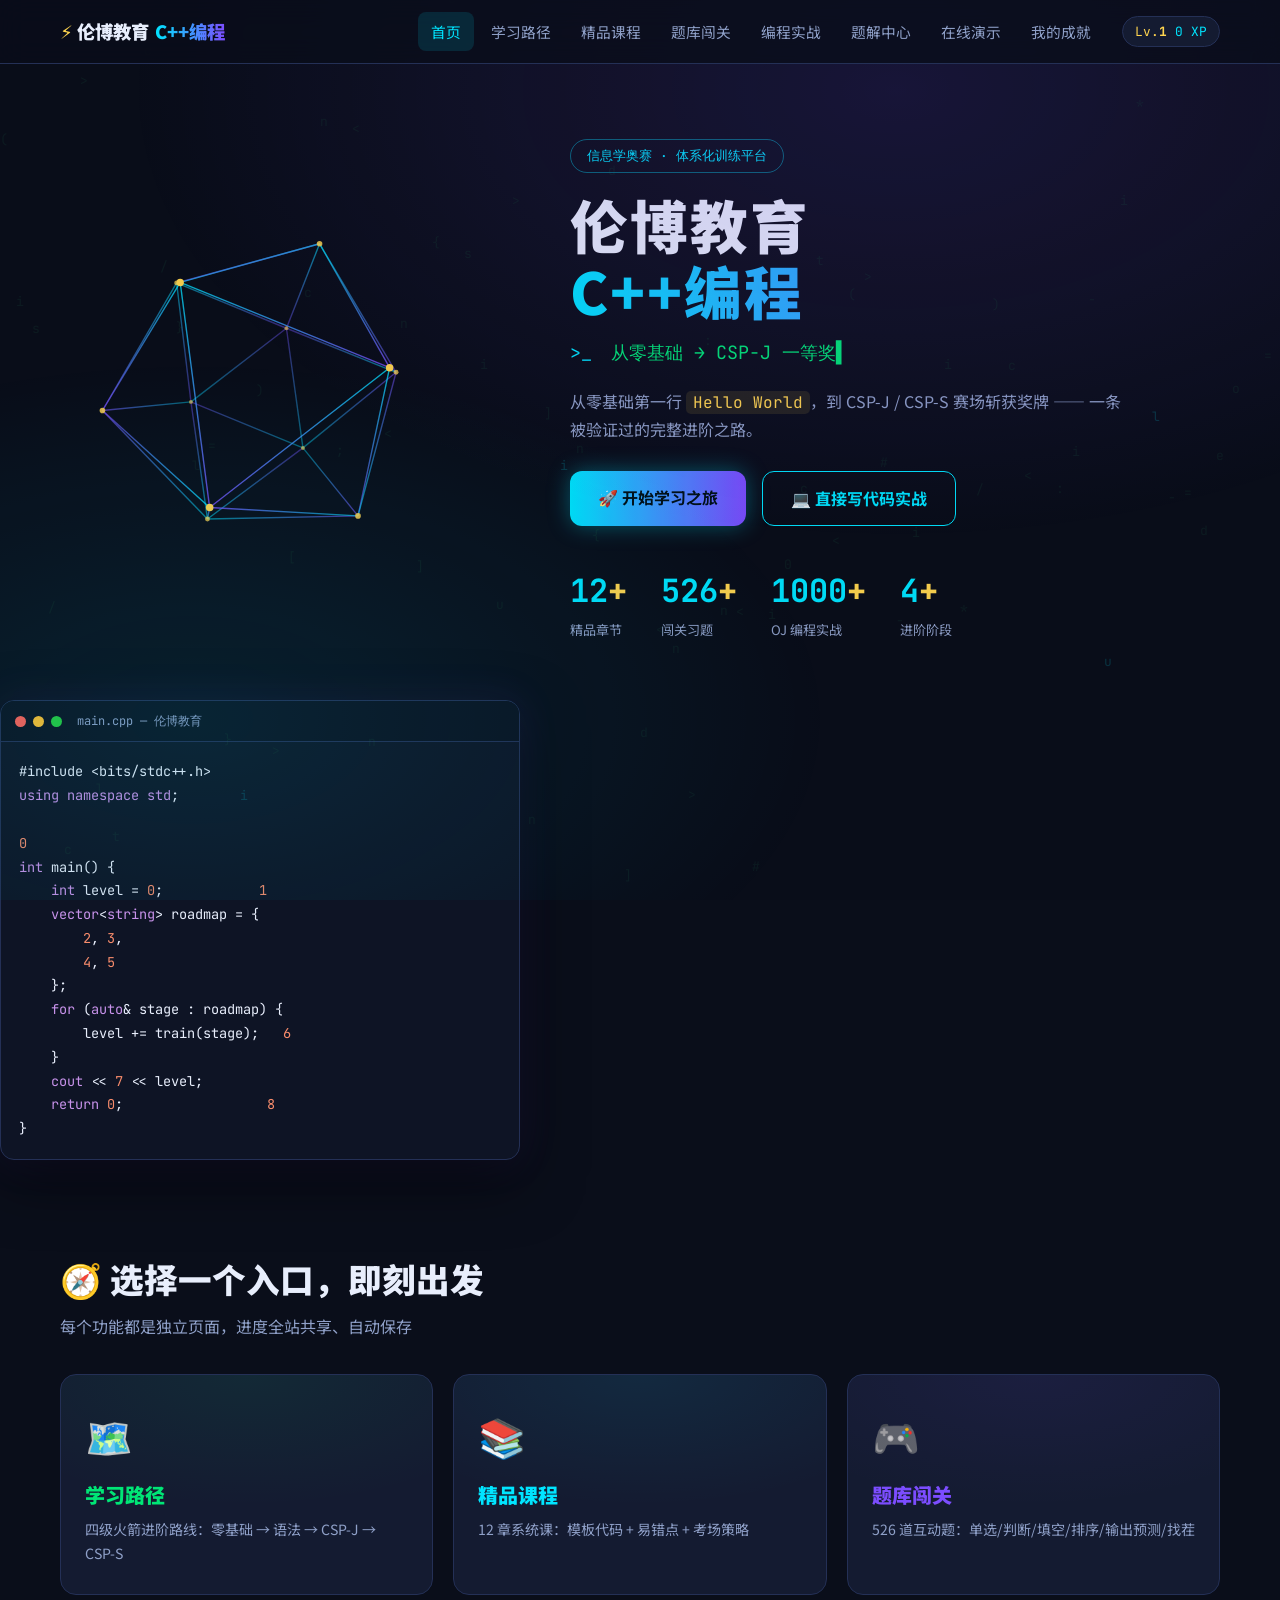
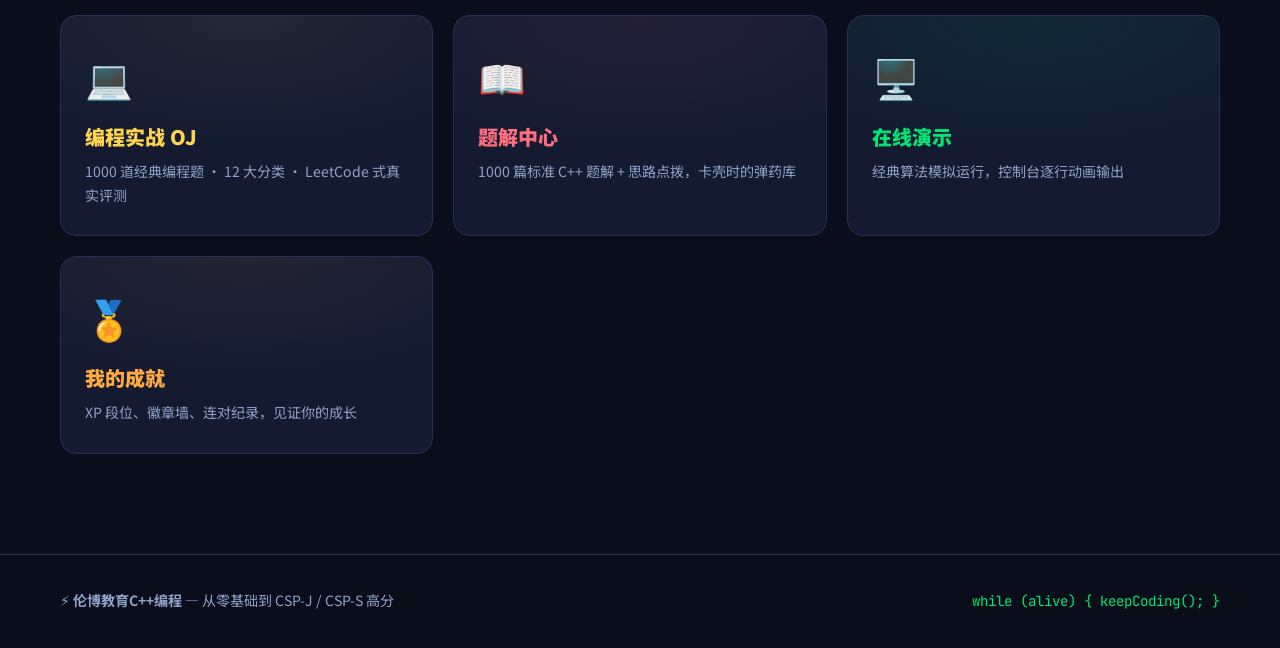
<file: index.html>
<!DOCTYPE html>
<html lang="zh-CN">
<head>
<meta charset="UTF-8">
<meta name="viewport" content="width=device-width, initial-scale=1.0">
<title>伦博教育C++编程 · 从零基础到CSP-J/S高分</title>
<meta name="description" content="伦博教育C++编程：零基础到信息学竞赛CSP-J/CSP-S高分的完整学习路径，12大章节精品课程，500+道互动习题，12道在线评测编程实战。">
<link href="https://fonts.googleapis.com/css2?family=JetBrains+Mono:wght@400;700&family=Noto+Sans+SC:wght@400;500;700;900&display=swap" rel="stylesheet">
<link rel="stylesheet" href="assets/css/style.css">
<link rel="icon" href="data:image/svg+xml,<svg xmlns='http://www.w3.org/2000/svg' viewBox='0 0 100 100'><text y='.9em' font-size='90'>⚡</text></svg>">
</head>
<body>

<header class="hero" id="home">
  <canvas id="hero-3d"></canvas>
  <div class="hero-content">
    <div class="hero-tag">信息学奥赛 · 体系化训练平台</div>
    <h1 class="hero-title">伦博教育<span class="grad-text">C++编程</span></h1>
    <div class="hero-typed-wrap">
      <span class="prompt">&gt;_</span>
      <span id="typed-text"></span><span class="cursor">▌</span>
    </div>
    <p class="hero-sub">从零基础第一行 <code>Hello World</code>，到 CSP-J / CSP-S 赛场斩获奖牌 —— 一条被验证过的完整进阶之路。</p>
    <div class="hero-btns">
      <a href="path.html" class="btn btn-primary">🚀 开始学习之旅</a>
      <a href="oj.html" class="btn btn-ghost">💻 直接写代码实战</a>
    </div>
    <div class="hero-stats">
      <div class="stat"><div class="stat-num" data-count="12">0</div><div class="stat-label">精品章节</div></div>
      <div class="stat"><div class="stat-num" id="stat-quiz" data-count="526">0</div><div class="stat-label">闯关习题</div></div>
      <div class="stat"><div class="stat-num" id="stat-kata" data-count="1000">0</div><div class="stat-label">OJ 编程实战</div></div>
      <div class="stat"><div class="stat-num" data-count="4">0</div><div class="stat-label">进阶阶段</div></div>
    </div>
  </div>
  <div class="hero-terminal">
    <div class="term-bar"><i></i><i></i><i></i><span>main.cpp — 伦博教育</span></div>
    <pre class="term-body"><code id="hero-code"></code></pre>
  </div>
</header>

<main class="section">
  <h2 class="section-title">🧭 选择一个入口，即刻出发</h2>
  <p class="section-sub">每个功能都是独立页面，进度全站共享、自动保存</p>
  <div class="portal-grid">
    <a class="portal-card" href="path.html" style="--pc:#00e676">
      <div class="portal-icon">🗺️</div><div class="portal-name">学习路径</div>
      <div class="portal-desc">四级火箭进阶路线：零基础 → 语法 → CSP-J → CSP-S</div>
    </a>
    <a class="portal-card" href="courses.html" style="--pc:#00e5ff">
      <div class="portal-icon">📚</div><div class="portal-name">精品课程</div>
      <div class="portal-desc">12 章系统课：模板代码 + 易错点 + 考场策略</div>
    </a>
    <a class="portal-card" href="gym.html" style="--pc:#7c4dff">
      <div class="portal-icon">🎮</div><div class="portal-name">题库闯关</div>
      <div class="portal-desc">526 道互动题：单选/判断/填空/排序/输出预测/找茬</div>
    </a>
    <a class="portal-card" href="oj.html" style="--pc:#ffd54f">
      <div class="portal-icon">💻</div><div class="portal-name">编程实战 OJ</div>
      <div class="portal-desc">1000 道经典编程题 · 12 大分类 · LeetCode 式真实评测</div>
    </a>
    <a class="portal-card" href="solutions.html" style="--pc:#ff6e7f">
      <div class="portal-icon">📖</div><div class="portal-name">题解中心</div>
      <div class="portal-desc">1000 篇标准 C++ 题解 + 思路点拨，卡壳时的弹药库</div>
    </a>
    <a class="portal-card" href="playground.html" style="--pc:#00e676">
      <div class="portal-icon">🖥️</div><div class="portal-name">在线演示</div>
      <div class="portal-desc">经典算法模拟运行，控制台逐行动画输出</div>
    </a>
    <a class="portal-card" href="profile.html" style="--pc:#ffab40">
      <div class="portal-icon">🏅</div><div class="portal-name">我的成就</div>
      <div class="portal-desc">XP 段位、徽章墙、连对纪录，见证你的成长</div>
    </a>
  </div>
</main>

<footer>
  <div class="foot-inner">
    <div>⚡ <b>伦博教育C++编程</b> — 从零基础到 CSP-J / CSP-S 高分</div>
    <div class="foot-motto"><code>while (alive) { keepCoding(); }</code></div>
  </div>
</footer>

<script src="assets/js/data-courses.js"></script>
<script src="assets/js/data-exercises.js"></script>
<script src="assets/js/data-gen.js"></script>
<script src="assets/js/data-kata.js"></script>
<script src="assets/js/data-kata-gen.js"></script>
<script src="assets/js/common.js"></script>
<script>
renderNav('index.html');
initRain();

/* 习题总数动态更新 */
$('#stat-quiz').dataset.count = TOTAL_QUIZ;
$('#stat-kata').dataset.count = KATAS.length;

/* 打字机 */
(function(){
  const phrases = [
    'cout << "Hello, 信息学奥赛!";',
    '从零基础 → CSP-J 一等奖',
    '从语法筑基 → CSP-S 高分',
    'while (alive) keepCoding();',
    '下一站：NOIP → 省选 → NOI',
  ];
  const el = $('#typed-text');
  let pi = 0, ci = 0, del = false;
  (function tick(){
    const p = phrases[pi];
    el.textContent = p.slice(0, ci);
    if (!del){ ci++; if (ci > p.length){ del = true; return setTimeout(tick, 1700); } }
    else { ci--; if (ci === 0){ del = false; pi = (pi + 1) % phrases.length; } }
    setTimeout(tick, del ? 28 : 62);
  })();
  $('#hero-code').innerHTML = hl(
`#include <bits/stdc++.h>
using namespace std;

// 伦博教育 · 学员成长函数
int main() {
    int level = 0;            // 从零基础开始
    vector<string> roadmap = {
        "语法筑基", "算法入门",
        "CSP-J 一等奖", "CSP-S 高分"
    };
    for (auto& stage : roadmap) {
        level += train(stage);   // 每章都是一次升级
    }
    cout << "AK CSP-S! level=" << level;
    return 0;                  // 满分只是新的起点
}`);
})();

/* Hero 3D 线框二十面体（鼠标交互） */
(function(){
  const holder = $('#hero-3d');
  const ctx = holder.getContext('2d');
  const S = 520; holder.width = S; holder.height = S;
  const t = (1 + Math.sqrt(5)) / 2, V = [];
  [[-1,t,0],[1,t,0],[-1,-t,0],[1,-t,0],[0,-1,t],[0,1,t],[0,-1,-t],[0,1,-t],[t,0,-1],[t,0,1],[-t,0,-1],[-t,0,1]]
    .forEach(v => { const l = Math.hypot(...v); V.push(v.map(c => c / l)); });
  const E = [];
  for (let i = 0; i < 12; i++) for (let j = i + 1; j < 12; j++){
    const d = Math.hypot(V[i][0]-V[j][0], V[i][1]-V[j][1], V[i][2]-V[j][2]);
    if (d < 1.1) E.push([i, j]);
  }
  let mx = 0, my = 0;
  addEventListener('mousemove', e => { mx = (e.clientX / innerWidth - .5); my = (e.clientY / innerHeight - .5); });
  let ax = 0, ay = 0;
  (function frame(){
    ctx.clearRect(0, 0, S, S);
    ax += .004 + mx * .01; ay += .003 + my * .008;
    const cx = Math.cos(ax), sx = Math.sin(ax), cy2 = Math.cos(ay), sy2 = Math.sin(ay);
    const P = V.map(([x, y, z]) => {
      let x1 = x * cx - z * sx, z1 = x * sx + z * cx;
      let y1 = y * cy2 - z1 * sy2, z2 = y * sy2 + z1 * cy2;
      const p = 2.6 / (2.6 + z2);
      return [S/2 + x1 * 150 * p, S/2 + y1 * 150 * p, p];
    });
    for (const [i, j] of E){
      const g = ctx.createLinearGradient(P[i][0], P[i][1], P[j][0], P[j][1]);
      g.addColorStop(0, `rgba(0,229,255,${P[i][2]*.55})`); g.addColorStop(1, `rgba(124,77,255,${P[j][2]*.55})`);
      ctx.strokeStyle = g; ctx.lineWidth = 1.4;
      ctx.beginPath(); ctx.moveTo(P[i][0], P[i][1]); ctx.lineTo(P[j][0], P[j][1]); ctx.stroke();
    }
    for (const [x, y, p] of P){
      ctx.fillStyle = `rgba(255,213,79,${p*.8})`;
      ctx.beginPath(); ctx.arc(x, y, p * 2.6, 0, 7); ctx.fill();
    }
    requestAnimationFrame(frame);
  })();
})();

/* 数字滚动 */
(function(){
  const io = new IntersectionObserver(es => es.forEach(e => {
    if (!e.isIntersecting) return;
    const el = e.target, target = +el.dataset.count; let cur = 0;
    const step = Math.max(1, target / 40);
    const tm = setInterval(() => { cur += step; if (cur >= target){ cur = target; clearInterval(tm); } el.textContent = Math.floor(cur); }, 30);
    io.unobserve(el);
  }), { threshold:.5 });
  $$('.stat-num').forEach(el => io.observe(el));
})();

/* 3D 卡片倾斜 */
document.addEventListener('mousemove', e => {
  const card = e.target.closest('.portal-card');
  if (!card) return;
  const r = card.getBoundingClientRect();
  const rx = ((e.clientY - r.top) / r.height - .5) * -12;
  const ry = ((e.clientX - r.left) / r.width - .5) * 12;
  card.style.transform = `perspective(700px) rotateX(${rx}deg) rotateY(${ry}deg) translateY(-6px)`;
});
document.addEventListener('mouseout', e => {
  const card = e.target.closest('.portal-card');
  if (card) card.style.transform = '';
});
</script>
</body>
</html>
</file>
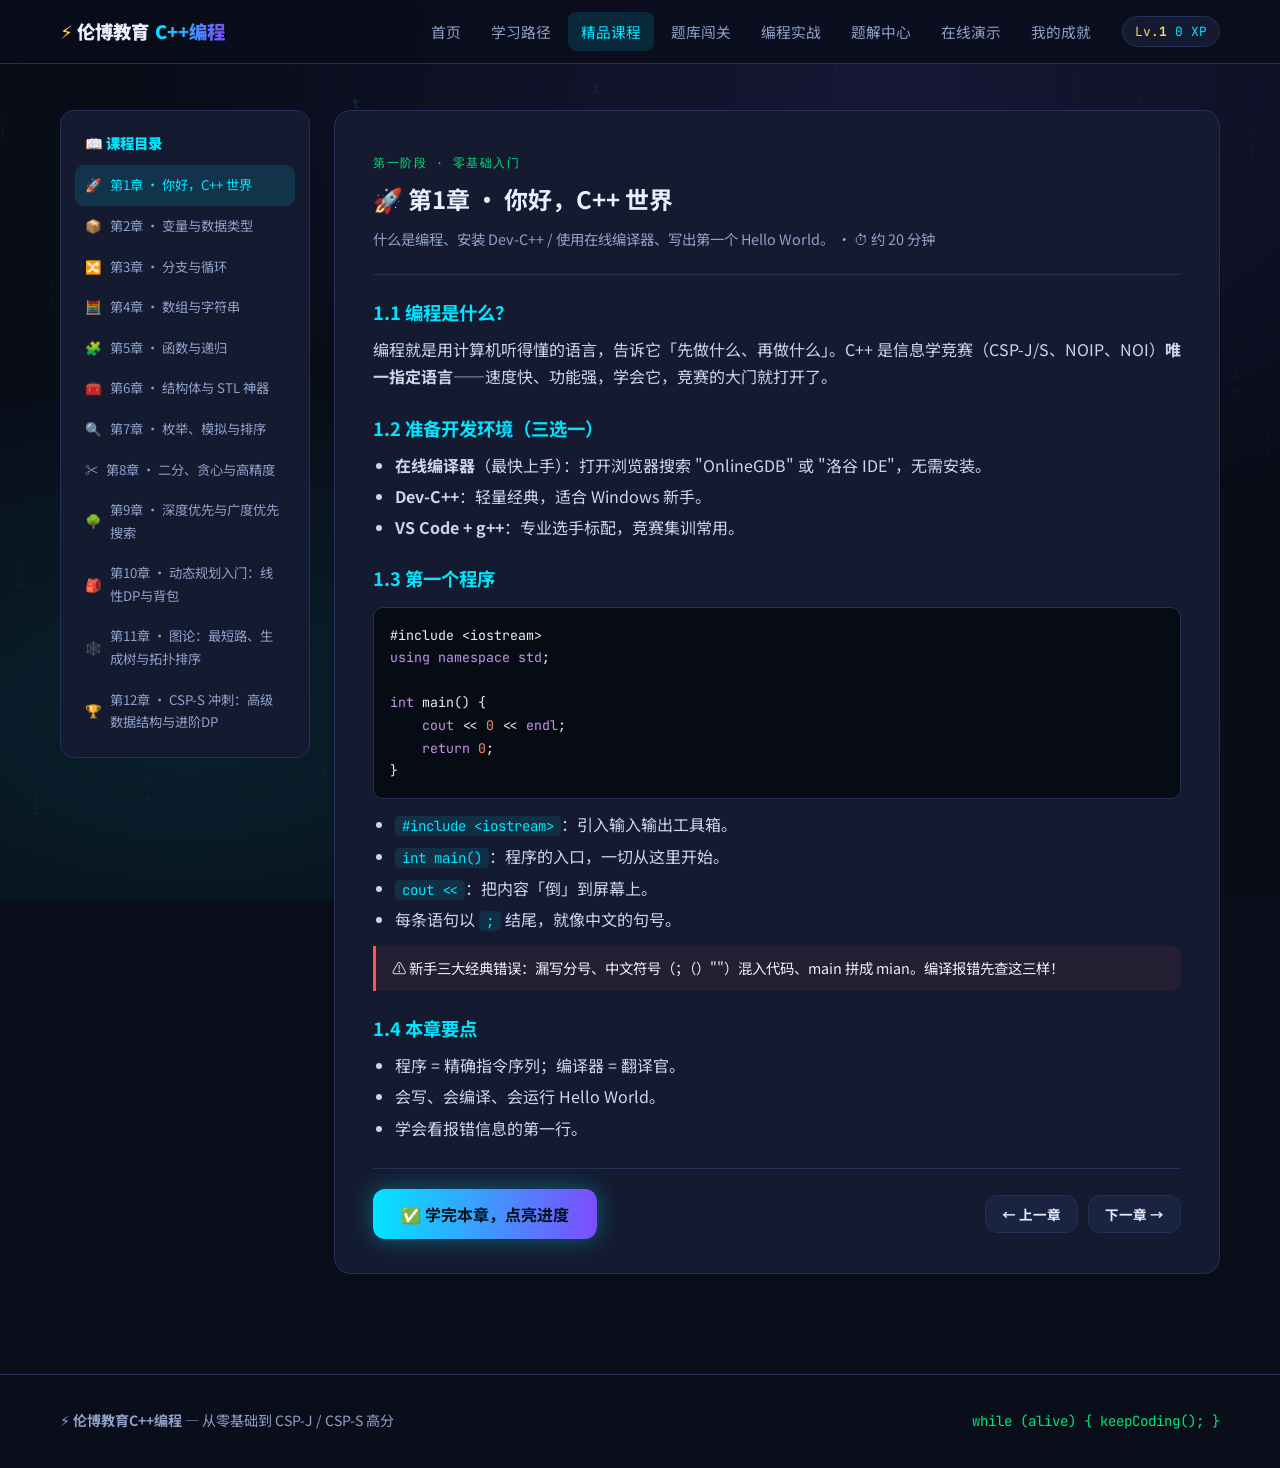
<file: course.html>
<!DOCTYPE html>
<html lang="zh-CN">
<head>
<meta charset="UTF-8">
<meta name="viewport" content="width=device-width, initial-scale=1.0">
<title>课程详情 · 伦博教育C++编程</title>
<link href="https://fonts.googleapis.com/css2?family=JetBrains+Mono:wght@400;700&family=Noto+Sans+SC:wght@400;500;700;900&display=swap" rel="stylesheet">
<link rel="stylesheet" href="assets/css/style.css">
<link rel="icon" href="data:image/svg+xml,<svg xmlns='http://www.w3.org/2000/svg' viewBox='0 0 100 100'><text y='.9em' font-size='90'>⚡</text></svg>">
</head>
<body>

<main class="section page-top course-page">
  <div class="course-layout">
    <aside class="course-side" id="course-side"></aside>
    <article class="course-main">
      <div class="lesson" id="lesson-body"></div>
      <div class="course-foot">
        <button class="btn btn-primary" id="btn-finish">✅ 学完本章，点亮进度</button>
        <div class="course-pn">
          <button class="btn btn-small" id="btn-prev">← 上一章</button>
          <button class="btn btn-small" id="btn-next">下一章 →</button>
        </div>
      </div>
    </article>
  </div>
</main>

<footer><div class="foot-inner">
  <div>⚡ <b>伦博教育C++编程</b> — 从零基础到 CSP-J / CSP-S 高分</div>
  <div class="foot-motto"><code>while (alive) { keepCoding(); }</code></div>
</div></footer>

<script src="assets/js/data-courses.js"></script>
<script src="assets/js/data-exercises.js"></script>
<script src="assets/js/data-gen.js"></script>
<script src="assets/js/data-kata.js"></script>
<script src="assets/js/data-kata-gen.js"></script>
<script src="assets/js/common.js"></script>
<script>
renderNav('courses.html');
initRain();

const id = getParam('id') || COURSES[0].id;
const c = COURSES.find(x => x.id === id) || COURSES[0];
const idx = COURSES.indexOf(c);
document.title = c.title + ' · 伦博教育C++编程';

/* 侧边目录 */
$('#course-side').innerHTML = `<div class="side-title">📖 课程目录</div>` + COURSES.map(x =>
  `<a class="side-item ${x.id===c.id?'active':''} ${state.read[x.id]?'done':''}" href="course.html?id=${x.id}">
    <span>${x.icon}</span><span>${x.title}</span>${state.read[x.id]?'<b>✓</b>':''}
  </a>`).join('');

/* 正文（含代码高亮处理） */
$('#lesson-body').innerHTML = `
  <div class="lesson-head">
    <div class="cc-stage" style="color:${stageColor(c.stage)}">${STAGES.find(s=>s.id===c.stage).name}</div>
    <h2 style="margin:6px 0 4px">${c.icon} ${c.title}</h2>
    <p style="color:var(--muted);font-size:.9rem">${c.desc} · ⏱ 约 ${c.minutes} 分钟 ${state.read[c.id]?'· <span style="color:var(--green)">✅ 已学完</span>':''}</p>
  </div>` + c.content.replace(/<pre>([\s\S]*?)<\/pre>/g, (m, p1) => '<pre>' + hl(p1.replace(/&lt;/g,'<').replace(/&gt;/g,'>').replace(/&amp;/g,'&')) + '</pre>');

$('#btn-finish').onclick = () => {
  if (!state.read[c.id]){
    state.read[c.id] = 1; saveState(); updateNavXP(); checkBadges();
    toast(`📖 已点亮「${c.title}」`); fireConfetti(60);
    $('#btn-finish').textContent = '✅ 本章已点亮';
    $$('.side-item').forEach(el => { if (el.href.includes('id=' + c.id)){ el.classList.add('done'); if(!el.querySelector('b')) el.insertAdjacentHTML('beforeend','<b>✓</b>'); } });
  } else toast('本章已点亮过啦');
};
if (state.read[c.id]) $('#btn-finish').textContent = '✅ 本章已点亮';

$('#btn-prev').onclick = () => { if (idx > 0) location.href = 'course.html?id=' + COURSES[idx-1].id; else toast('已经是第一章'); };
$('#btn-next').onclick = () => { if (idx < COURSES.length - 1) location.href = 'course.html?id=' + COURSES[idx+1].id; else toast('已经是最后一章，去题库实战吧！'); };
</script>
</body>
</html>
</file>
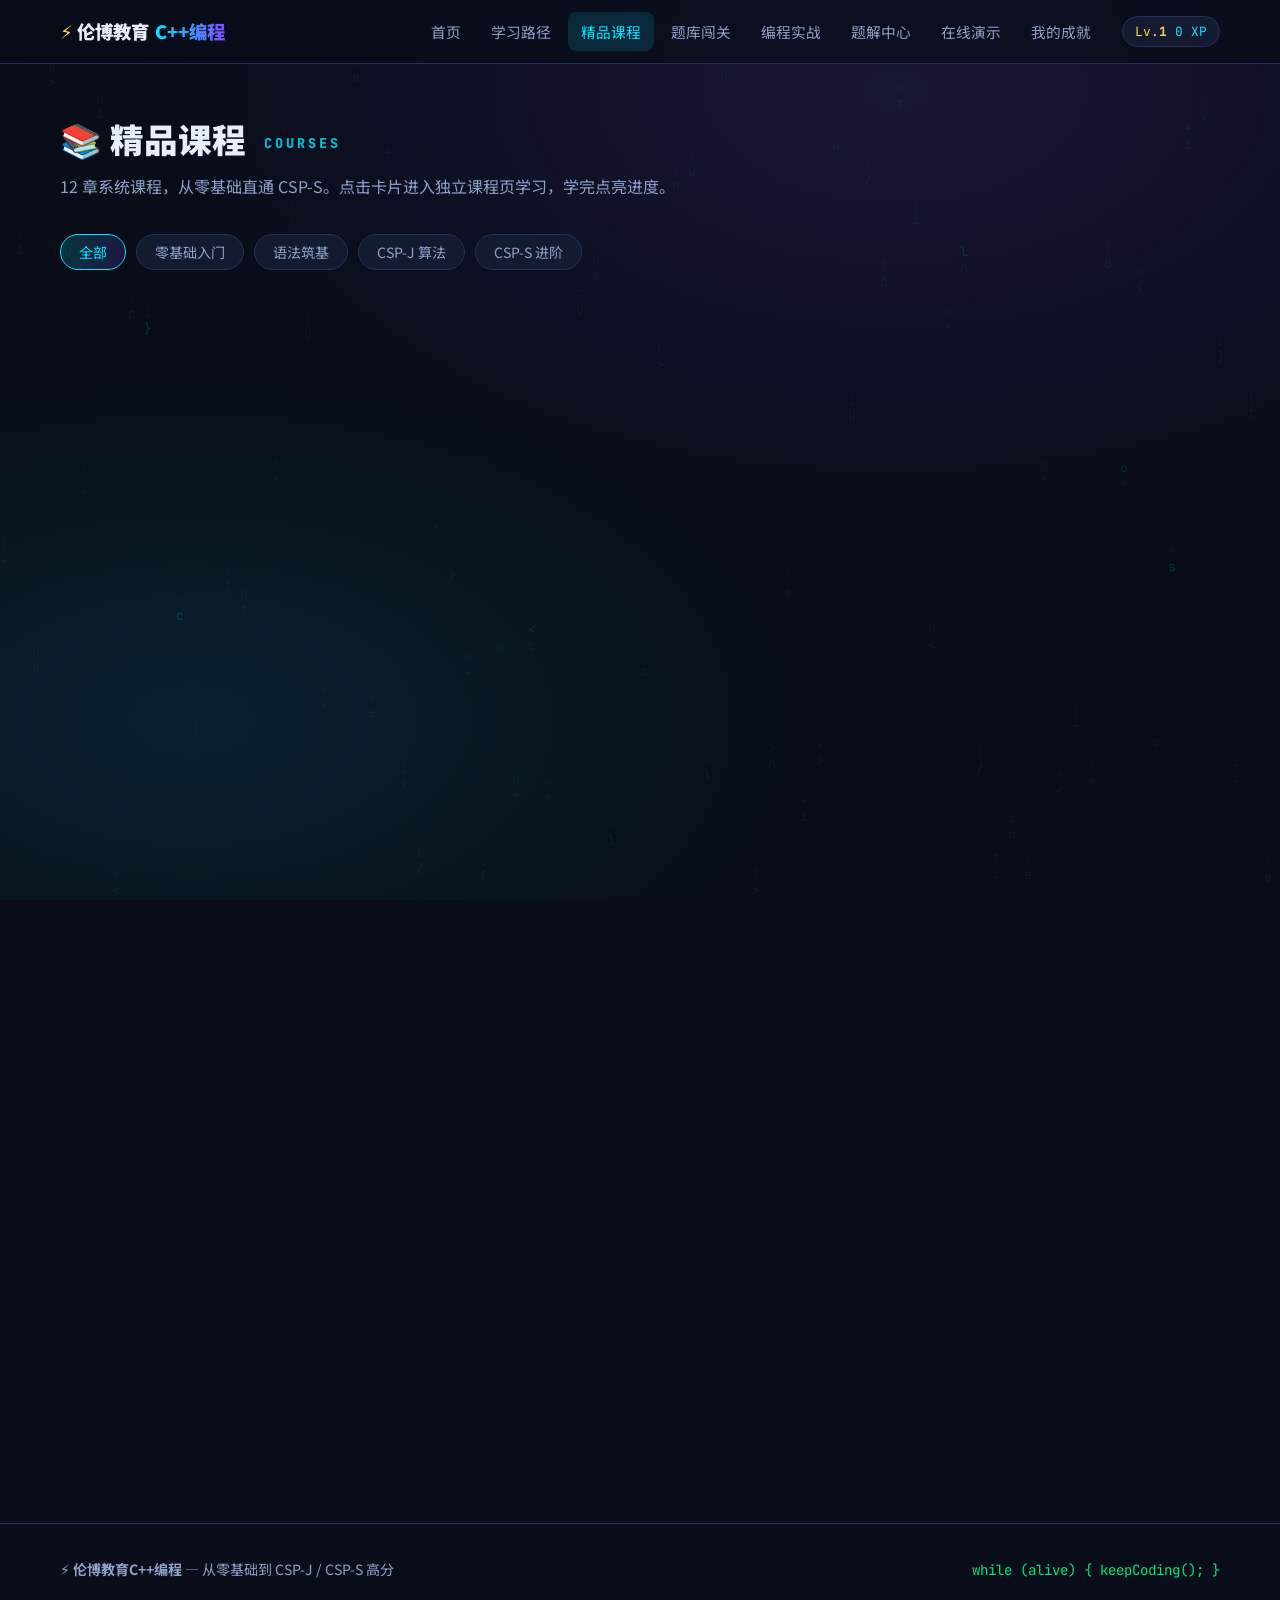
<file: courses.html>
<!DOCTYPE html>
<html lang="zh-CN">
<head>
<meta charset="UTF-8">
<meta name="viewport" content="width=device-width, initial-scale=1.0">
<title>精品课程 · 伦博教育C++编程</title>
<link href="https://fonts.googleapis.com/css2?family=JetBrains+Mono:wght@400;700&family=Noto+Sans+SC:wght@400;500;700;900&display=swap" rel="stylesheet">
<link rel="stylesheet" href="assets/css/style.css">
<link rel="icon" href="data:image/svg+xml,<svg xmlns='http://www.w3.org/2000/svg' viewBox='0 0 100 100'><text y='.9em' font-size='90'>⚡</text></svg>">
</head>
<body>

<main class="section page-top">
  <h2 class="section-title">📚 精品课程 <span class="title-en">COURSES</span></h2>
  <p class="section-sub">12 章系统课程，从零基础直通 CSP-S。点击卡片进入独立课程页学习，学完点亮进度。</p>
  <div class="stage-filter" id="stage-filter"></div>
  <div class="course-grid" id="course-grid"></div>
</main>

<footer><div class="foot-inner">
  <div>⚡ <b>伦博教育C++编程</b> — 从零基础到 CSP-J / CSP-S 高分</div>
  <div class="foot-motto"><code>while (alive) { keepCoding(); }</code></div>
</div></footer>

<script src="assets/js/data-courses.js"></script>
<script src="assets/js/data-exercises.js"></script>
<script src="assets/js/data-gen.js"></script>
<script src="assets/js/data-kata.js"></script>
<script src="assets/js/data-kata-gen.js"></script>
<script src="assets/js/common.js"></script>
<script>
renderNav('courses.html');
initRain();

const filters = [{id:'', name:'全部'} , ...STAGES.map(s => ({id:s.id, name:s.name.split(' · ')[1]}))];
const preStage = getParam('stage') || '';
$('#stage-filter').innerHTML = filters.map(f =>
  `<button class="sf-btn ${f.id===preStage?'active':''}" data-f="${f.id}">${f.name}</button>`).join('');

function renderCourses(f = ''){
  $('#course-grid').innerHTML = COURSES.filter(c => !f || c.stage === f).map((c, i) => {
    const done = state.read[c.id];
    return `<a class="course-card ${done?'done':''}" href="course.html?id=${c.id}" style="animation:cardin .5s ${i * .05}s both">
      <div class="cc-done">✅ 已学完</div>
      <div class="cc-icon">${c.icon}</div>
      <div class="cc-stage" style="color:${stageColor(c.stage)}">${stageName(c.stage)}</div>
      <div class="cc-title">${c.title}</div>
      <div class="cc-desc">${c.desc}</div>
      <div class="cc-meta"><span>⏱ 约 ${c.minutes} 分钟</span><span>点击学习 →</span></div>
    </a>`;
  }).join('');
}
$('#stage-filter').addEventListener('click', e => {
  const b = e.target.closest('.sf-btn'); if (!b) return;
  $$('.sf-btn').forEach(x => x.classList.remove('active')); b.classList.add('active');
  renderCourses(b.dataset.f);
});
renderCourses(preStage);

/* 3D 倾斜 */
document.addEventListener('mousemove', e => {
  const card = e.target.closest('.course-card');
  if (!card) return;
  const r = card.getBoundingClientRect();
  card.style.transform = `perspective(800px) rotateX(${((e.clientY-r.top)/r.height-.5)*-12}deg) rotateY(${((e.clientX-r.left)/r.width-.5)*12}deg) translateY(-6px)`;
});
document.addEventListener('mouseout', e => {
  const card = e.target.closest('.course-card');
  if (card) card.style.transform = '';
});
</script>
</body>
</html>
</file>
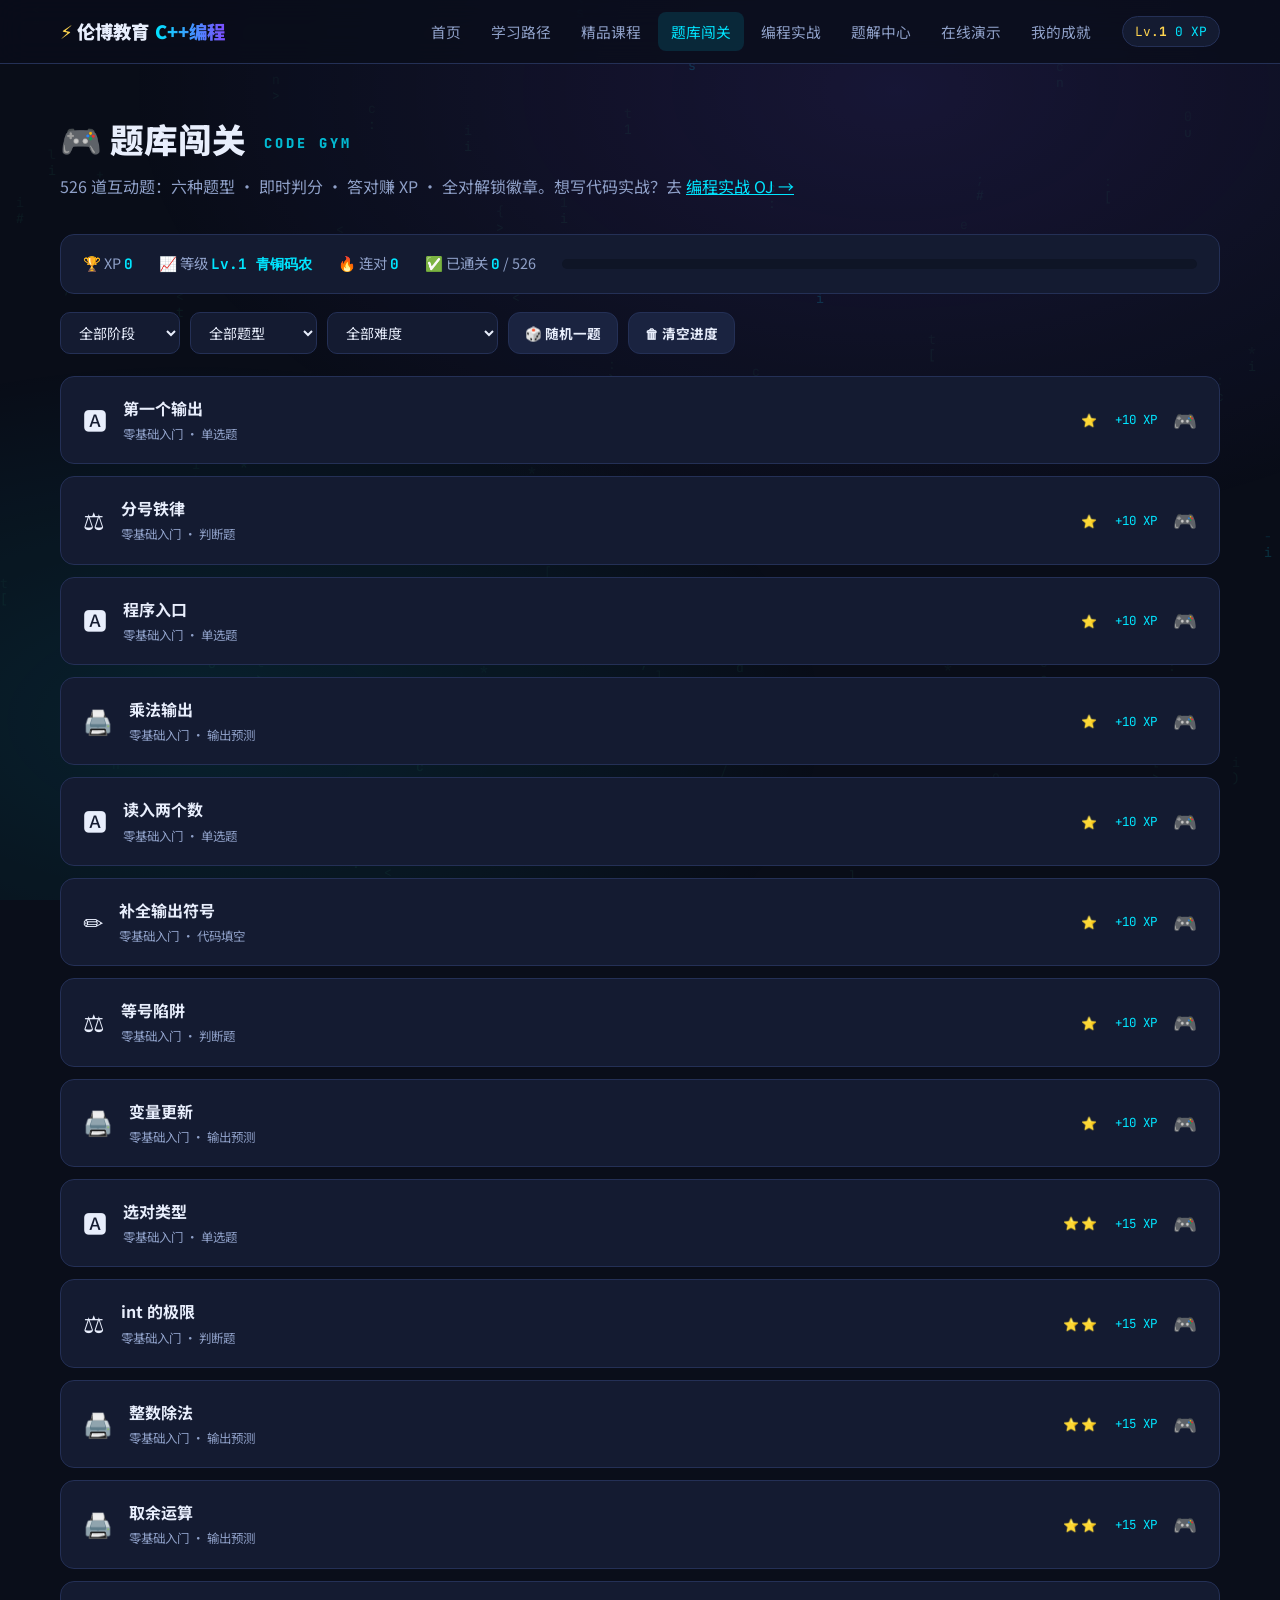
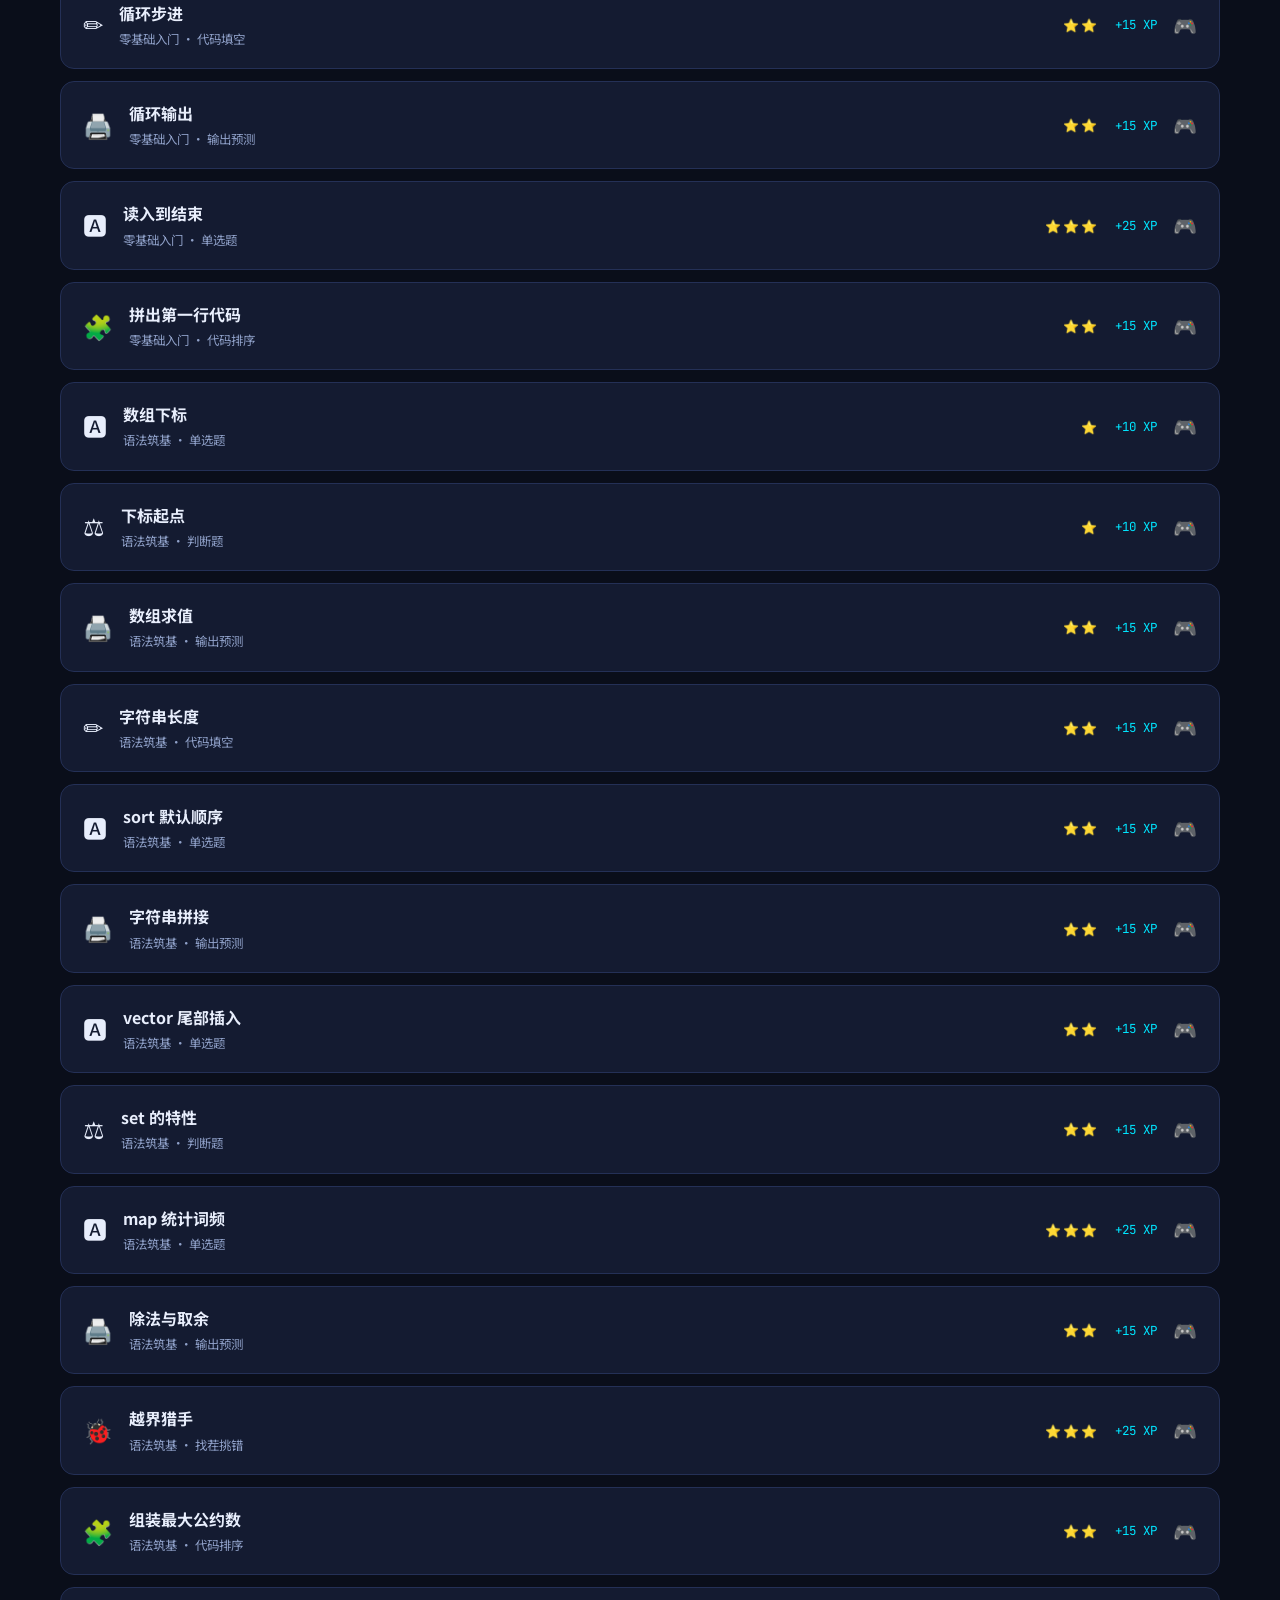
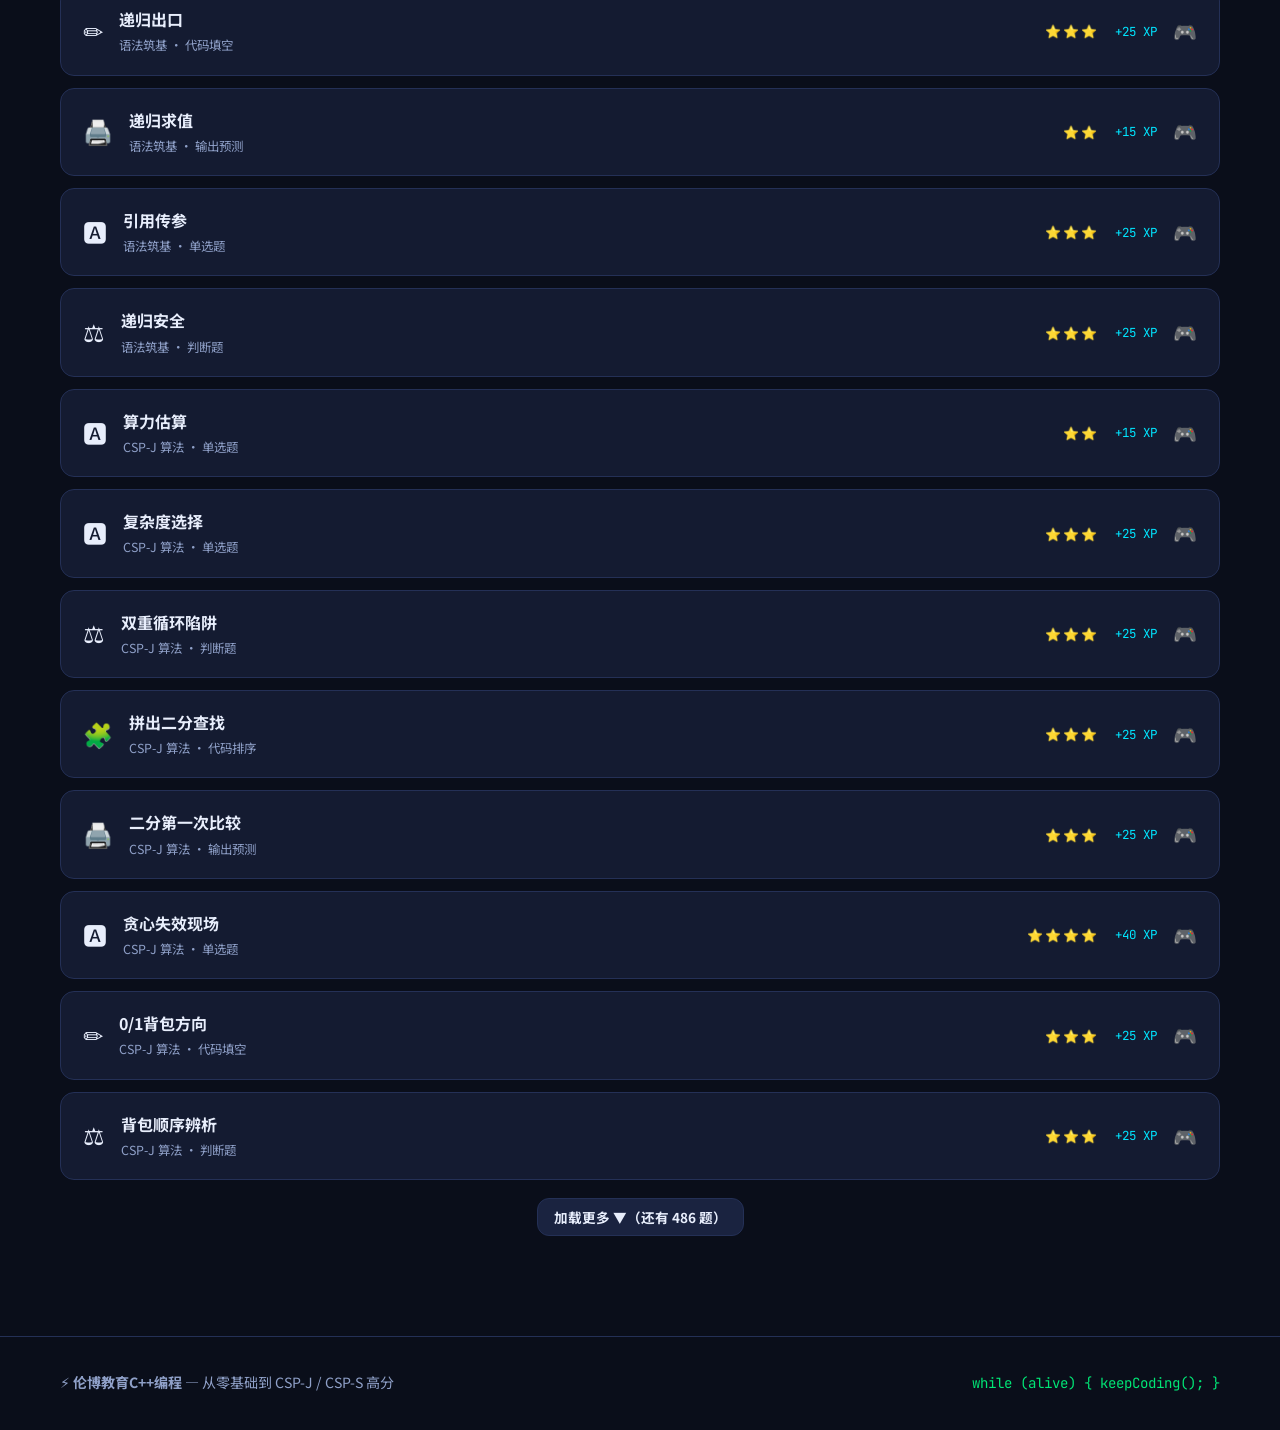
<file: gym.html>
<!DOCTYPE html>
<html lang="zh-CN">
<head>
<meta charset="UTF-8">
<meta name="viewport" content="width=device-width, initial-scale=1.0">
<title>题库闯关 · 伦博教育C++编程</title>
<link href="https://fonts.googleapis.com/css2?family=JetBrains+Mono:wght@400;700&family=Noto+Sans+SC:wght@400;500;700;900&display=swap" rel="stylesheet">
<link rel="stylesheet" href="assets/css/style.css">
<link rel="icon" href="data:image/svg+xml,<svg xmlns='http://www.w3.org/2000/svg' viewBox='0 0 100 100'><text y='.9em' font-size='90'>⚡</text></svg>">
</head>
<body>

<main class="section page-top">
  <h2 class="section-title">🎮 题库闯关 <span class="title-en">CODE GYM</span></h2>
  <p class="section-sub">526 道互动题：六种题型 · 即时判分 · 答对赚 XP · 全对解锁徽章。想写代码实战？去 <a href="oj.html" style="color:var(--neon)">编程实战 OJ →</a></p>

  <div class="gym-hud">
    <div class="hud-item">🏆 XP <b id="hud-xp">0</b></div>
    <div class="hud-item">📈 等级 <b id="hud-level">Lv.1 青铜码农</b></div>
    <div class="hud-item">🔥 连对 <b id="hud-streak">0</b></div>
    <div class="hud-item">✅ 已通关 <b id="hud-done">0</b> / <span id="hud-total">0</span></div>
    <div class="hud-bar"><div class="hud-bar-fill" id="hud-bar-fill"></div></div>
  </div>

  <div class="gym-filters">
    <select id="filter-stage"><option value="">全部阶段</option></select>
    <select id="filter-type"><option value="">全部题型</option></select>
    <select id="filter-diff"><option value="">全部难度</option><option value="1">⭐ 入门</option><option value="2">⭐⭐ 基础</option><option value="3">⭐⭐⭐ 提高</option><option value="4">⭐⭐⭐⭐ 竞赛</option><option value="5">⭐⭐⭐⭐⭐ 冲刺</option></select>
    <button class="btn btn-small" id="btn-random">🎲 随机一题</button>
    <button class="btn btn-small btn-danger" id="btn-reset-progress">🗑 清空进度</button>
  </div>

  <div class="gym-list" id="gym-list"></div>
  <div class="gym-more"><button class="btn btn-small" id="btn-more">加载更多 ▼</button></div>
</main>

<!-- 答题弹窗 -->
<div class="modal" id="quiz-modal">
  <div class="modal-box quiz-box">
    <button class="modal-close" id="quiz-close">✕</button>
    <div class="modal-body" id="quiz-body"></div>
  </div>
</div>

<footer><div class="foot-inner">
  <div>⚡ <b>伦博教育C++编程</b> — 从零基础到 CSP-J / CSP-S 高分</div>
  <div class="foot-motto"><code>while (alive) { keepCoding(); }</code></div>
</div></footer>

<script src="assets/js/data-courses.js"></script>
<script src="assets/js/data-exercises.js"></script>
<script src="assets/js/data-gen.js"></script>
<script src="assets/js/data-kata.js"></script>
<script src="assets/js/data-kata-gen.js"></script>
<script src="assets/js/common.js"></script>
<script>
renderNav('gym.html');
initRain();

const TYPE_NAME = { choice:'单选题', judge:'判断题', fill:'代码填空', order:'代码排序', output:'输出预测', bug:'找茬挑错' };
const TYPE_ICON = { choice:'🅰️', judge:'⚖️', fill:'✏️', order:'🧩', output:'🖨️', bug:'🐞' };
const PAGE = 40;
let shown = PAGE;

function updateHUD(){
  const L = levelOf(state.xp);
  $('#hud-xp').textContent = state.xp;
  $('#hud-level').textContent = `Lv.${L.lv} ${L.name}`;
  $('#hud-streak').textContent = state.streak;
  $('#hud-done').textContent = EXERCISES.filter(e => state.done[e.id]).length;
  $('#hud-total').textContent = TOTAL_QUIZ;
  $('#hud-bar-fill').style.width = (EXERCISES.filter(e => state.done[e.id]).length / TOTAL_QUIZ * 100) + '%';
  updateNavXP();
}

$('#filter-stage').innerHTML = '<option value="">全部阶段</option>' +
  STAGES.map(s => `<option value="${s.id}">${s.name.split(' · ')[1]}</option>`).join('');
$('#filter-type').innerHTML = '<option value="">全部题型</option>' +
  Object.entries(TYPE_NAME).map(([k, v]) => `<option value="${k}">${TYPE_ICON[k]} ${v}</option>`).join('');
const preStage = getParam('stage');
if (preStage) $('#filter-stage').value = preStage;
['filter-stage','filter-type','filter-diff'].forEach(id => $('#' + id).addEventListener('change', () => { shown = PAGE; renderGym(); }));

function filtered(){
  const fs = $('#filter-stage').value, ft = $('#filter-type').value, fd = $('#filter-diff').value;
  return EXERCISES.filter(e => (!fs || e.stage === fs) && (!ft || e.type === ft) && (!fd || e.diff === +fd));
}
function renderGym(){
  const list = filtered();
  const show = list.slice(0, shown);
  $('#gym-list').innerHTML = show.length ? show.map(e => {
    const done = state.done[e.id];
    return `<div class="ex-card ${done?'done':''}" data-id="${e.id}">
      <div class="ex-emoji">${TYPE_ICON[e.type]}</div>
      <div class="ex-main">
        <div class="ex-title">${e.title}</div>
        <div class="ex-sub">${stageName(e.stage)} · ${TYPE_NAME[e.type]}</div>
      </div>
      <div class="ex-diff">${diffStars(e.diff)}</div>
      <div class="ex-xp">+${e.xp} XP</div>
      <div class="ex-status">${done ? '✅' : '🎮'}</div>
    </div>`;
  }).join('') : '<div style="color:var(--muted);text-align:center;padding:40px">该筛选条件下暂无题目</div>';
  $('#btn-more').style.display = list.length > shown ? '' : 'none';
  if (list.length > shown) $('#btn-more').textContent = `加载更多 ▼（还有 ${list.length - shown} 题）`;
}
$('#btn-more').onclick = () => { shown += PAGE; renderGym(); };
renderGym(); updateHUD();

$('#gym-list').addEventListener('click', e => {
  const card = e.target.closest('.ex-card'); if (!card) return;
  openQuiz(EXERCISES.find(x => x.id === card.dataset.id));
});
$('#btn-random').onclick = () => {
  const pool = filtered().filter(e => !state.done[e.id]);
  const src = pool.length ? pool : filtered();
  if (!src.length) return toast('没有可出的题目啦');
  openQuiz(src[Math.floor(Math.random() * src.length)]);
};
$('#btn-reset-progress').onclick = () => {
  if (!confirm('确定清空全部答题与学习进度？此操作不可恢复！')) return;
  localStorage.removeItem('lunbo_cpp_v1');
  state = loadState(); updateHUD(); renderGym(); toast('进度已清空，重新出发！');
};

/* ---------------- 答题引擎 ---------------- */
let quizAnswered = false;
function openQuiz(ex){
  quizAnswered = false;
  const body = $('#quiz-body');
  const codeHtml = ex.code ? `<pre class="quiz-code">${hl(ex.code)}</pre>` : '';
  body.innerHTML = `
    <div class="quiz-head">
      <span class="quiz-type">${TYPE_ICON[ex.type]} ${TYPE_NAME[ex.type]}</span>
      <span class="quiz-diff">${diffStars(ex.diff)}</span>
      <span class="quiz-xp">+${ex.xp} XP</span>
    </div>
    <div class="quiz-title">${ex.title}</div>
    <div class="quiz-q">${ex.question || ''}</div>
    ${codeHtml}
    <div id="quiz-zone"></div>
    <div class="quiz-actions"><button class="btn btn-primary" id="quiz-submit">提交答案</button></div>
    <div class="quiz-feedback" id="quiz-feedback"></div>`;
  const zone = $('#quiz-zone');
  let getAnswer;

  if (ex.type === 'judge'){
    zone.innerHTML = ['✔️ 正确', '❌ 错误'].map((t, i) =>
      `<button class="opt" data-v="${i}"><span class="key">${i===0?'A':'B'}</span>${t}</button>`).join('');
    getAnswer = setupOptions(v => (v === 0) === ex.answer);
  } else if (ex.type === 'fill'){
    zone.innerHTML = `<input class="quiz-input" id="fill-input" placeholder="在此输入答案…" autocomplete="off" spellcheck="false">`;
    const norm = s => s.replace(/[\s;]+/g, '').toLowerCase();
    getAnswer = () => {
      const v = $('#fill-input').value;
      return ex.accept.some(group => group.some(a => norm(a) === norm(v)));
    };
    $('#fill-input').addEventListener('keydown', e => { if (e.key === 'Enter') $('#quiz-submit').click(); });
    setTimeout(() => $('#fill-input').focus(), 100);
  } else if (ex.type === 'order'){
    const idx = ex.lines.map((_, i) => i);
    for (let i = idx.length - 1; i > 0; i--){ const j = Math.floor(Math.random() * (i + 1)); [idx[i], idx[j]] = [idx[j], idx[i]]; }
    const picked = [];
    zone.innerHTML = `<p style="color:var(--muted);font-size:.85rem">👇 按正确顺序依次点击代码行（再点已选行可撤销）</p>
      <div>${idx.map(i => `<div class="order-line" data-i="${i}"><span class="seq">·</span><span>${ex.lines[i].replace(/</g,'&lt;')}</span></div>`).join('')}</div>
      <div class="order-preview" id="order-preview">排序结果将显示在这里…</div>`;
    zone.querySelectorAll('.order-line').forEach(el => el.addEventListener('click', () => {
      if (quizAnswered) return;
      const i = +el.dataset.i;
      const at = picked.indexOf(i);
      if (at >= 0) picked.splice(at, 1); else picked.push(i);
      zone.querySelectorAll('.order-line').forEach(x => {
        const xi = +x.dataset.i, p = picked.indexOf(xi);
        x.classList.toggle('picked', p >= 0);
        x.querySelector('.seq').textContent = p >= 0 ? p + 1 : '·';
      });
      $('#order-preview').innerHTML = picked.map((p, k) => `<code>${k + 1} │ ${ex.lines[p].replace(/</g,'&lt;')}</code>`).join('') || '排序结果将显示在这里…';
    }));
    getAnswer = () => picked.length === ex.lines.length && picked.every((v, i) => v === i);
  } else {
    zone.innerHTML = ex.options.map((o, i) =>
      `<button class="opt" data-v="${i}"><span class="key">${'ABCD'[i]}</span>${o}</button>`).join('');
    getAnswer = setupOptions(v => v === ex.answer);
  }

  function setupOptions(judge){
    let sel = -1;
    zone.querySelectorAll('.opt').forEach(b => b.addEventListener('click', () => {
      if (quizAnswered) return;
      zone.querySelectorAll('.opt').forEach(x => x.style.borderColor = '');
      b.style.borderColor = 'var(--neon)';
      sel = +b.dataset.v;
    }));
    return () => sel >= 0 && judge(sel);
  }

  $('#quiz-submit').onclick = () => {
    if (quizAnswered) return;
    const ok = getAnswer();
    state.answered++;
    const fb = $('#quiz-feedback');
    if (ok){
      quizAnswered = true;
      state.correct++;
      const first = !state.done[ex.id];
      state.done[ex.id] = 1;
      state.streak++; state.bestStreak = Math.max(state.bestStreak, state.streak);
      if (first) awardXP(ex.xp); else toast('答对了！（已通关题不再加 XP）');
      saveState(); updateHUD(); renderGym(); checkBadges();
      fb.className = 'quiz-feedback ok show';
      fb.innerHTML = `<div class="qf-title">🎉 回答正确！</div><div class="qf-exp">${ex.explanation}</div>`;
      fireConfetti(70);
      zone.querySelectorAll('.opt, .order-line').forEach(x => x.classList.add('disabled'));
      $('#quiz-submit').textContent = '✅ 已通关';
      $('#quiz-submit').disabled = true;
    } else {
      state.streak = 0; saveState(); updateHUD();
      fb.className = 'quiz-feedback no show';
      fb.innerHTML = `<div class="qf-title">💥 回答错误，再想想！</div><div class="qf-exp">💡 ${ex.explanation}</div>`;
      zone.querySelectorAll('.opt').forEach(x => {
        if (x.style.borderColor === 'var(--neon)'){ x.classList.add('wrong'); setTimeout(()=>{ x.classList.remove('wrong'); x.style.borderColor=''; }, 900); }
      });
    }
  };
  $('#quiz-modal').classList.add('show');
}
$('#quiz-close').onclick = () => $('#quiz-modal').classList.remove('show');
$('#quiz-modal').addEventListener('click', e => { if (e.target === $('#quiz-modal')) $('#quiz-modal').classList.remove('show'); });

/* 3D 倾斜 */
document.addEventListener('mousemove', e => {
  const card = e.target.closest('.ex-card');
  if (!card) return;
  const r = card.getBoundingClientRect();
  card.style.transform = `perspective(900px) rotateX(${((e.clientY-r.top)/r.height-.5)*-6}deg) rotateY(${((e.clientX-r.left)/r.width-.5)*6}deg)`;
});
document.addEventListener('mouseout', e => {
  const card = e.target.closest('.ex-card');
  if (card) card.style.transform = '';
});
</script>
</body>
</html>
</file>
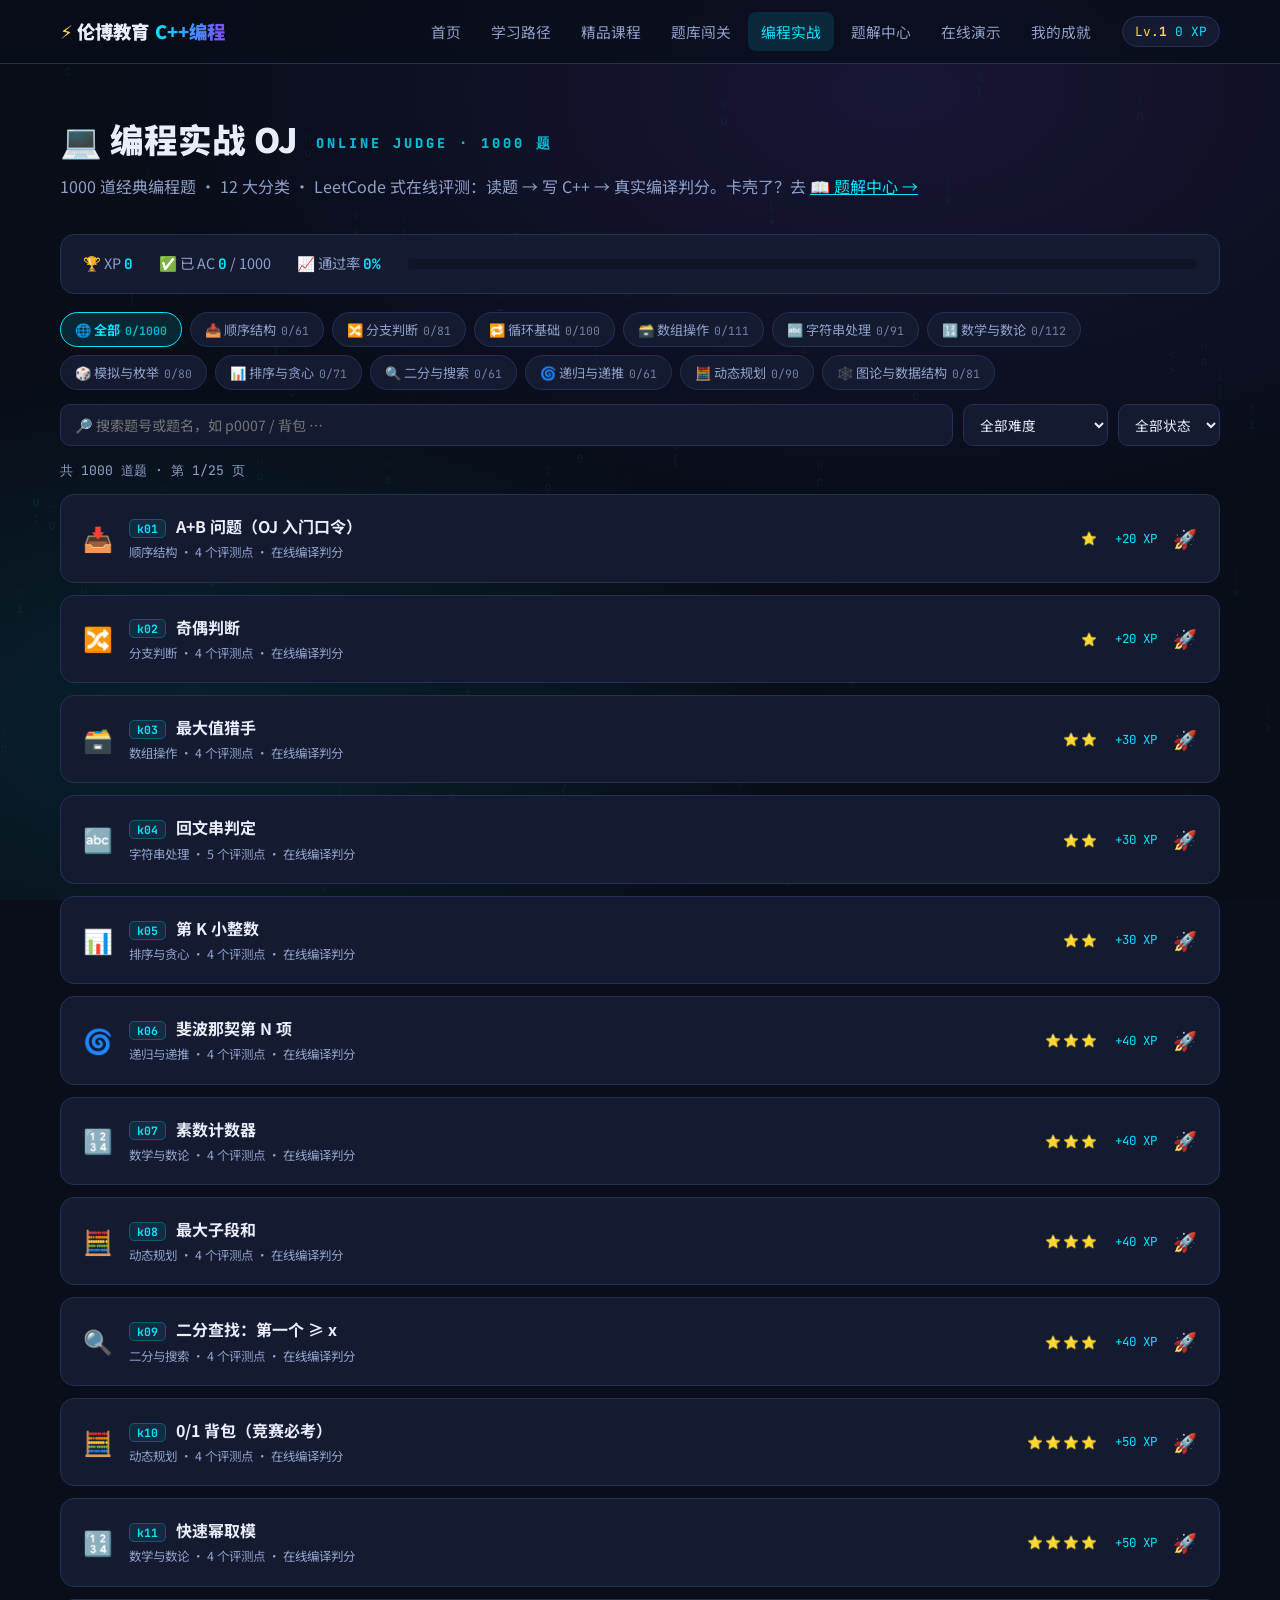
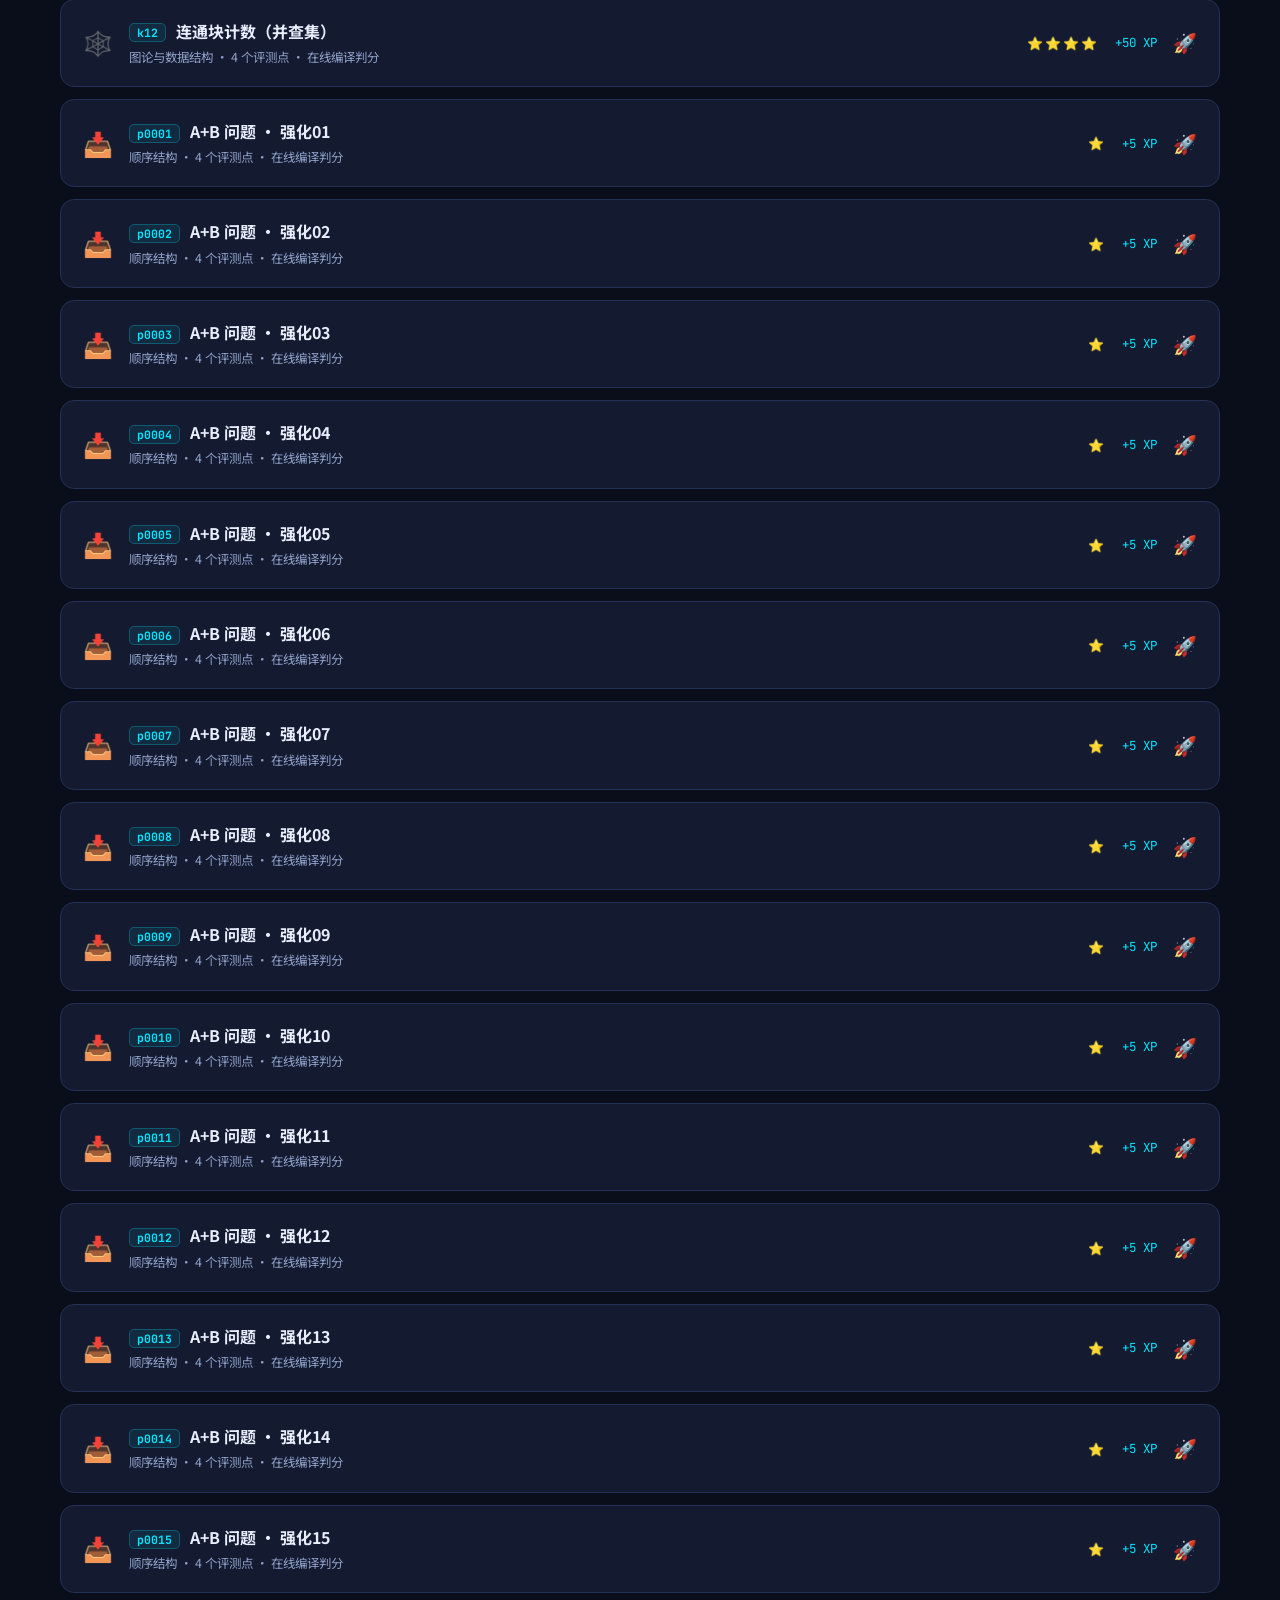
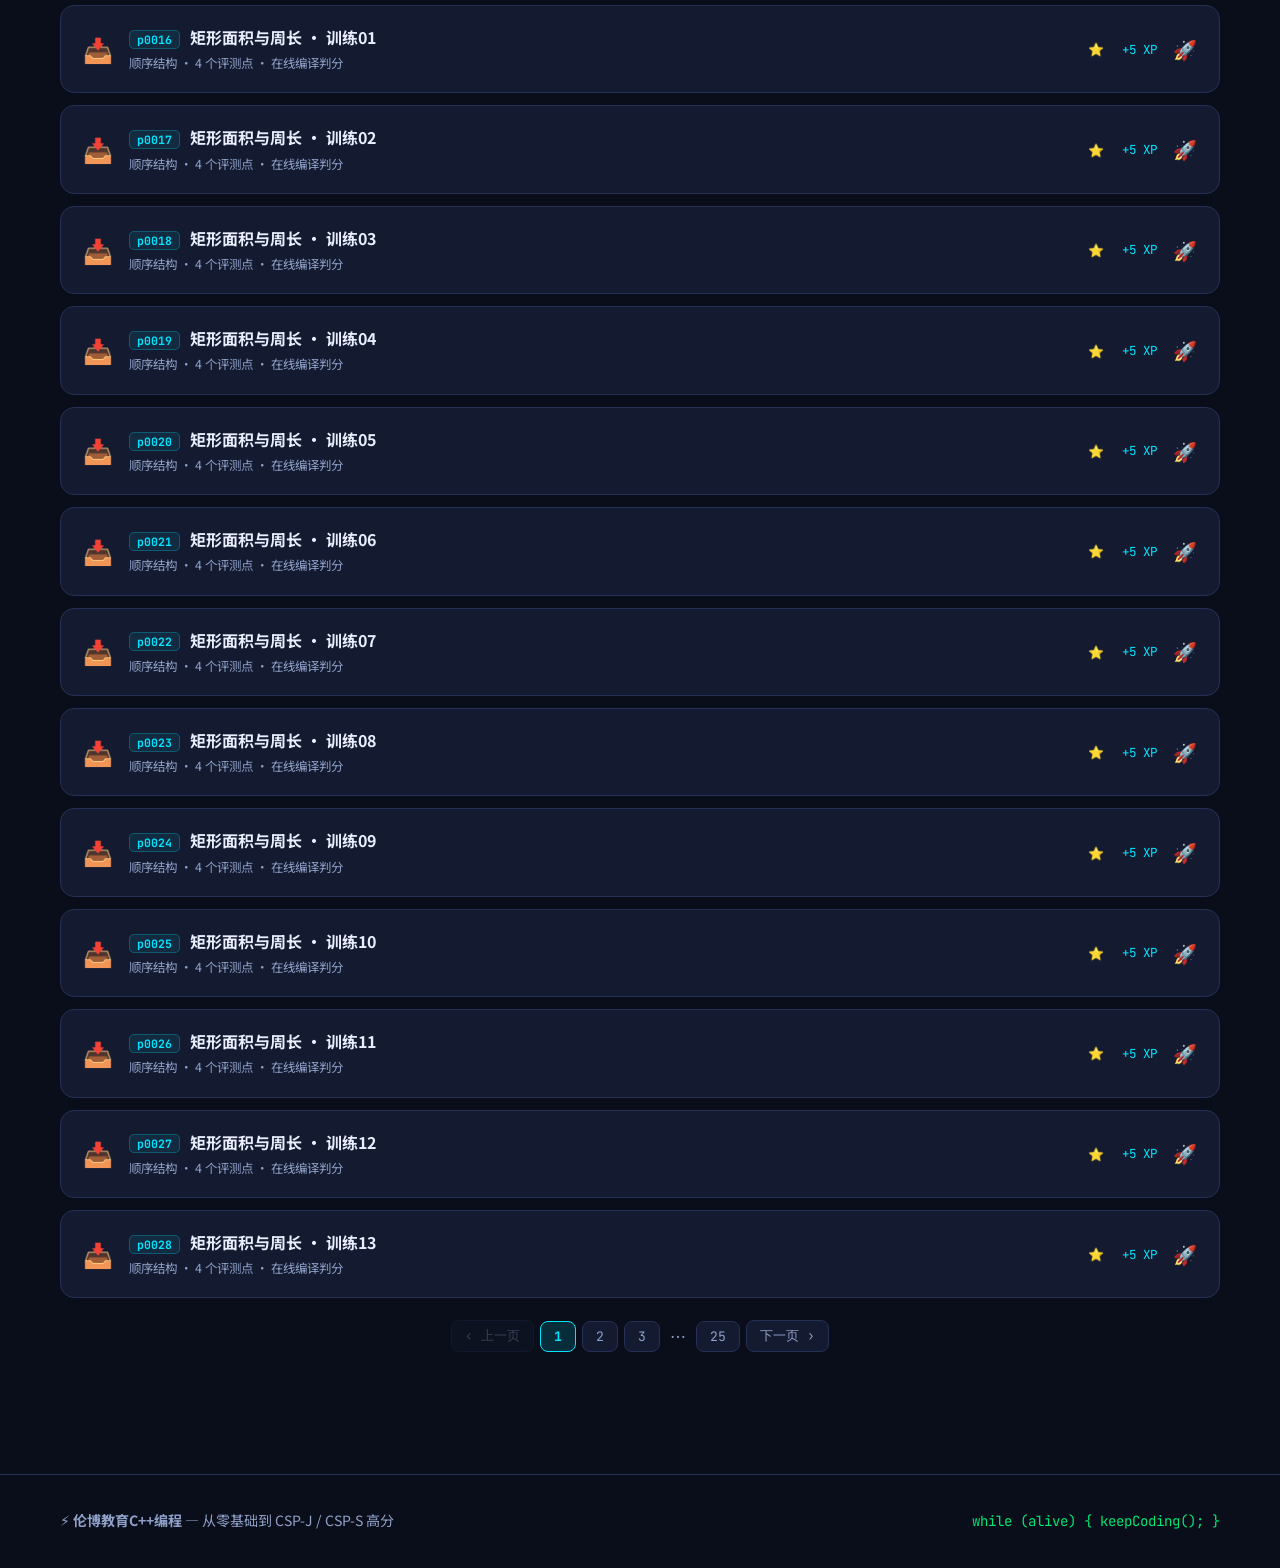
<file: oj.html>
<!DOCTYPE html>
<html lang="zh-CN">
<head>
<meta charset="UTF-8">
<meta name="viewport" content="width=device-width, initial-scale=1.0">
<title>编程实战 OJ · 伦博教育C++编程</title>
<link href="https://fonts.googleapis.com/css2?family=JetBrains+Mono:wght@400;700&family=Noto+Sans+SC:wght@400;500;700;900&display=swap" rel="stylesheet">
<link rel="stylesheet" href="assets/css/style.css">
<link rel="icon" href="data:image/svg+xml,<svg xmlns='http://www.w3.org/2000/svg' viewBox='0 0 100 100'><text y='.9em' font-size='90'>⚡</text></svg>">
</head>
<body>

<main class="section page-top">
  <h2 class="section-title">💻 编程实战 OJ <span class="title-en">ONLINE JUDGE · 1000 题</span></h2>
  <p class="section-sub">1000 道经典编程题 · 12 大分类 · LeetCode 式在线评测：读题 → 写 C++ → 真实编译判分。卡壳了？去 <a href="solutions.html" style="color:var(--neon)">📖 题解中心 →</a></p>

  <div class="gym-hud">
    <div class="hud-item">🏆 XP <b id="oj-xp">0</b></div>
    <div class="hud-item">✅ 已 AC <b id="oj-ac">0</b> / <span id="oj-total">0</span></div>
    <div class="hud-item">📈 通过率 <b id="oj-rate">0%</b></div>
    <div class="hud-bar"><div class="hud-bar-fill" id="oj-bar"></div></div>
  </div>

  <div class="oj-cats" id="oj-cats"></div>

  <div class="oj-toolbar">
    <input class="search-input" id="oj-search" placeholder="🔎 搜索题号或题名，如 p0007 / 背包 …">
    <select id="oj-diff">
      <option value="">全部难度</option>
      <option value="1">⭐ 入门</option><option value="2">⭐⭐ 基础</option>
      <option value="3">⭐⭐⭐ 提高</option><option value="4">⭐⭐⭐⭐ 竞赛</option>
    </select>
    <select id="oj-status">
      <option value="">全部状态</option>
      <option value="ac">✅ 已 AC</option>
      <option value="todo">⬜ 未 AC</option>
    </select>
  </div>

  <div class="oj-count" id="oj-count"></div>
  <div class="gym-list" id="oj-list"></div>
  <div class="pager" id="oj-pager"></div>
</main>

<footer><div class="foot-inner">
  <div>⚡ <b>伦博教育C++编程</b> — 从零基础到 CSP-J / CSP-S 高分</div>
  <div class="foot-motto"><code>while (alive) { keepCoding(); }</code></div>
</div></footer>

<script src="assets/js/data-courses.js"></script>
<script src="assets/js/data-exercises.js"></script>
<script src="assets/js/data-gen.js"></script>
<script src="assets/js/data-kata.js"></script>
<script src="assets/js/data-kata-gen.js"></script>
<script src="assets/js/common.js"></script>
<script>
renderNav('oj.html');
initRain();

const PAGE_SIZE = 40;
let fCat = getParam('cat') || '', fDiff = '', fStatus = '', fKw = '', page = 1;

$('#oj-xp').textContent = state.xp;
$('#oj-total').textContent = KATAS.length;

function refreshHUD(){
  const ac = KATAS.filter(k => state.done[k.id]).length;
  $('#oj-ac').textContent = ac;
  $('#oj-rate').textContent = Math.round(ac / KATAS.length * 1000) / 10 + '%';
  $('#oj-bar').style.width = (ac / KATAS.length * 100) + '%';
}
refreshHUD();

/* 分类标签（带题数与 AC 进度） */
function renderCats(){
  const counts = {}, acs = {};
  KATAS.forEach(k => { counts[k.cat] = (counts[k.cat]||0)+1; if (state.done[k.id]) acs[k.cat] = (acs[k.cat]||0)+1; });
  const all = [{id:'', name:'全部', icon:'🌐', n:KATAS.length, a:KATAS.filter(k=>state.done[k.id]).length}]
    .concat(KATA_CATS.map(c => ({id:c.id, name:c.name, icon:c.icon, n:counts[c.id]||0, a:acs[c.id]||0})));
  $('#oj-cats').innerHTML = all.map(c =>
    `<button class="cat-chip ${c.id===fCat?'active':''}" data-c="${c.id}">
      ${c.icon} ${c.name} <span class="cat-num">${c.a}/${c.n}</span>
    </button>`).join('');
}
renderCats();

function filtered(){
  return KATAS.filter(k =>
    (!fCat || k.cat === fCat) &&
    (!fDiff || k.diff === +fDiff) &&
    (!fStatus || (fStatus === 'ac' ? state.done[k.id] : !state.done[k.id])) &&
    (!fKw || k.title.toLowerCase().includes(fKw) || k.id.includes(fKw))
  );
}

const catMeta = {}; KATA_CATS.forEach(c => catMeta[c.id] = c);

function renderList(){
  const list = filtered();
  const pages = Math.max(1, Math.ceil(list.length / PAGE_SIZE));
  if (page > pages) page = pages;
  const slice = list.slice((page-1)*PAGE_SIZE, page*PAGE_SIZE);
  $('#oj-count').textContent = `共 ${list.length} 道题 · 第 ${page}/${pages} 页`;
  $('#oj-list').innerHTML = slice.map(k => {
    const done = state.done[k.id];
    const cm = catMeta[k.cat] || {icon:'💻', name:k.cat};
    return `<a class="ex-card ${done?'done':''}" href="problem.html?id=${k.id}">
      <div class="ex-emoji">${cm.icon}</div>
      <div class="ex-main">
        <div class="ex-title"><span class="pid-tag">${k.id}</span> ${k.title}</div>
        <div class="ex-sub">${cm.name} · ${k.tests.length} 个评测点 · 在线编译判分</div>
      </div>
      <div class="ex-diff">${diffStars(k.diff)}</div>
      <div class="ex-xp">+${k.xp} XP</div>
      <div class="ex-status">${done ? '<span style="color:var(--green);font-weight:700">AC</span>' : '🚀'}</div>
    </a>`;
  }).join('') || '<p style="color:var(--muted);text-align:center;padding:40px">没有符合条件的题目，换个筛选试试~</p>';

  /* 分页 */
  if (pages > 1){
    let btns = `<button class="pager-btn" data-p="${page-1}" ${page===1?'disabled':''}>‹ 上一页</button>`;
    const win = [];
    for (let i = 1; i <= pages; i++) if (i===1 || i===pages || Math.abs(i-page)<=2) win.push(i);
    let last = 0;
    for (const i of win){ if (i - last > 1) btns += '<span class="pager-dots">…</span>'; btns += `<button class="pager-btn ${i===page?'active':''}" data-p="${i}">${i}</button>`; last = i; }
    btns += `<button class="pager-btn" data-p="${page+1}" ${page===pages?'disabled':''}>下一页 ›</button>`;
    $('#oj-pager').innerHTML = btns;
  } else $('#oj-pager').innerHTML = '';
}

$('#oj-cats').addEventListener('click', e => {
  const b = e.target.closest('.cat-chip'); if (!b) return;
  fCat = b.dataset.c; page = 1;
  $$('#oj-cats .cat-chip').forEach(x => x.classList.toggle('active', x.dataset.c === fCat));
  renderList();
});
$('#oj-diff').onchange = e => { fDiff = e.target.value; page = 1; renderList(); };
$('#oj-status').onchange = e => { fStatus = e.target.value; page = 1; renderList(); };
let kwTm;
$('#oj-search').oninput = e => { clearTimeout(kwTm); kwTm = setTimeout(() => { fKw = e.target.value.trim().toLowerCase(); page = 1; renderList(); }, 200); };
$('#oj-pager').addEventListener('click', e => {
  const b = e.target.closest('.pager-btn'); if (!b || b.disabled) return;
  page = +b.dataset.p; renderList();
  scrollTo({top: $('.oj-toolbar').offsetTop - 80, behavior:'smooth'});
});
renderList();
</script>
</body>
</html>
</file>
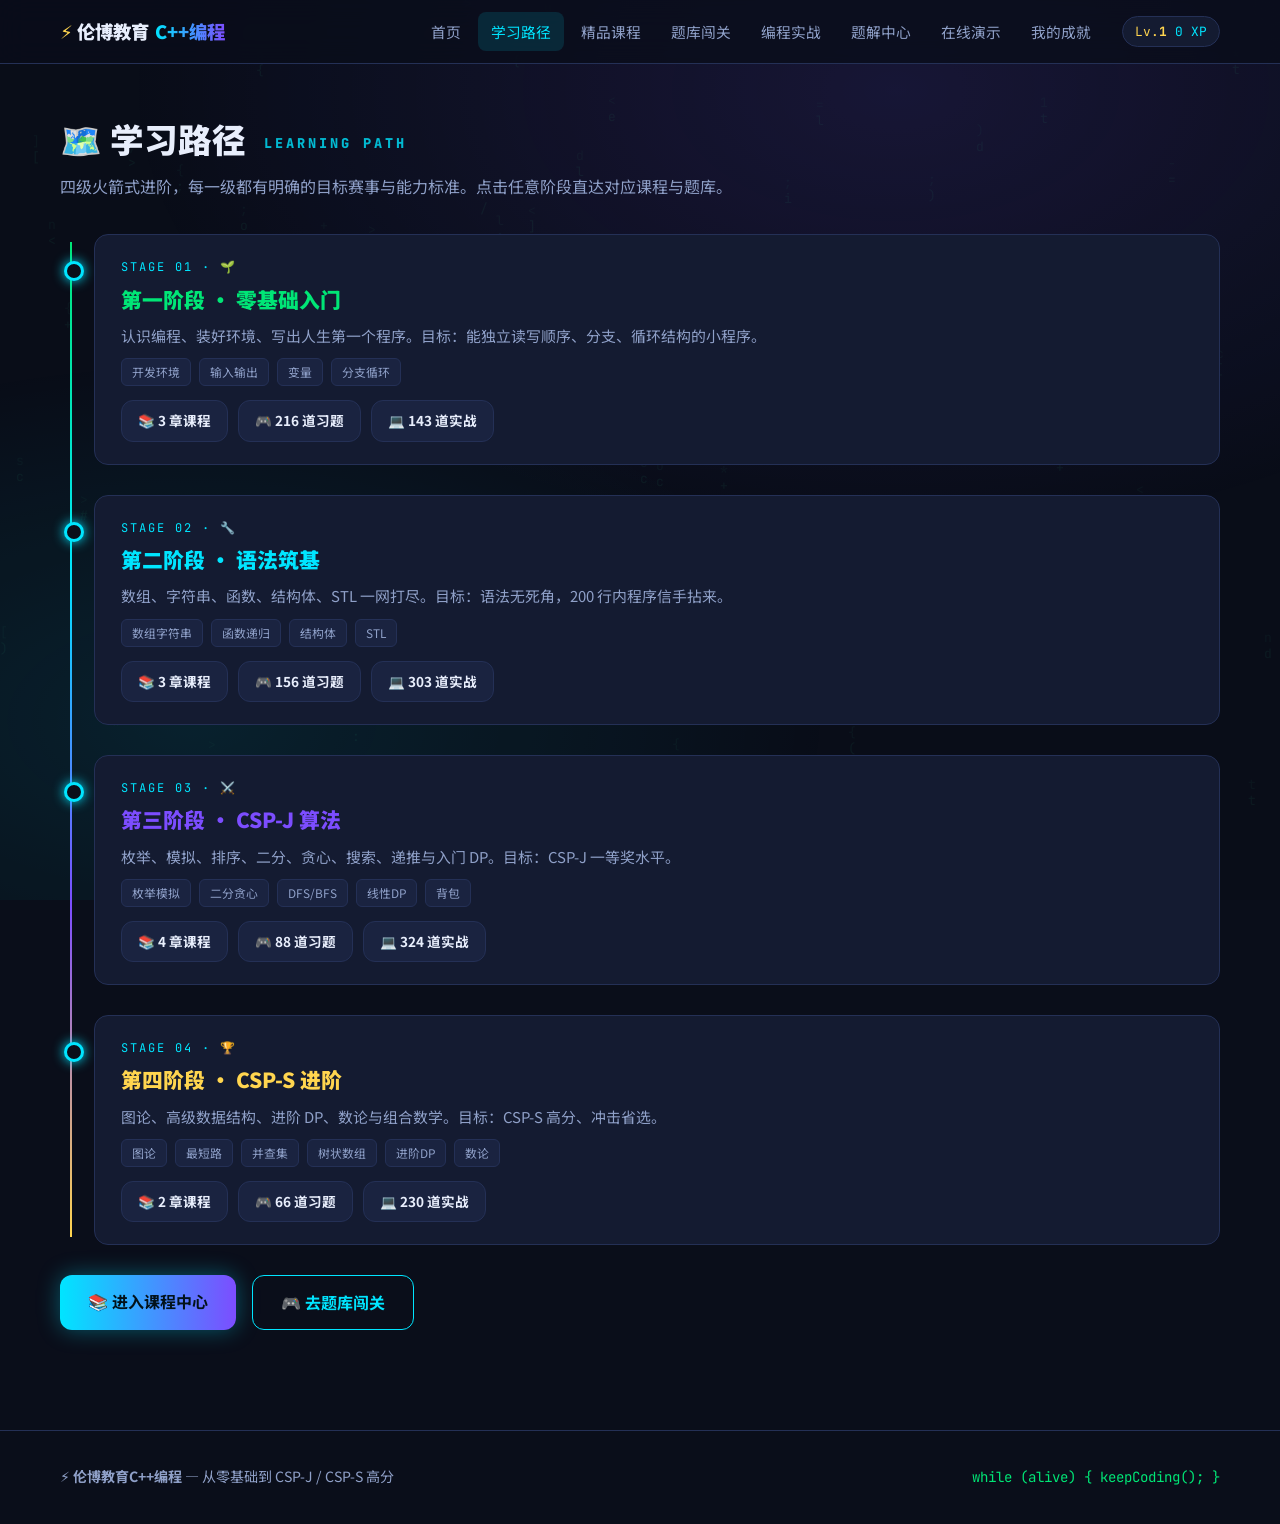
<file: path.html>
<!DOCTYPE html>
<html lang="zh-CN">
<head>
<meta charset="UTF-8">
<meta name="viewport" content="width=device-width, initial-scale=1.0">
<title>学习路径 · 伦博教育C++编程</title>
<link href="https://fonts.googleapis.com/css2?family=JetBrains+Mono:wght@400;700&family=Noto+Sans+SC:wght@400;500;700;900&display=swap" rel="stylesheet">
<link rel="stylesheet" href="assets/css/style.css">
<link rel="icon" href="data:image/svg+xml,<svg xmlns='http://www.w3.org/2000/svg' viewBox='0 0 100 100'><text y='.9em' font-size='90'>⚡</text></svg>">
</head>
<body>

<main class="section page-top">
  <h2 class="section-title">🗺️ 学习路径 <span class="title-en">LEARNING PATH</span></h2>
  <p class="section-sub">四级火箭式进阶，每一级都有明确的目标赛事与能力标准。点击任意阶段直达对应课程与题库。</p>
  <div class="timeline" id="timeline"></div>
  <div class="path-cta">
    <a class="btn btn-primary" href="courses.html">📚 进入课程中心</a>
    <a class="btn btn-ghost" href="gym.html">🎮 去题库闯关</a>
  </div>
</main>

<footer><div class="foot-inner">
  <div>⚡ <b>伦博教育C++编程</b> — 从零基础到 CSP-J / CSP-S 高分</div>
  <div class="foot-motto"><code>while (alive) { keepCoding(); }</code></div>
</div></footer>

<script src="assets/js/data-courses.js"></script>
<script src="assets/js/data-exercises.js"></script>
<script src="assets/js/data-gen.js"></script>
<script src="assets/js/data-kata.js"></script>
<script src="assets/js/data-kata-gen.js"></script>
<script src="assets/js/common.js"></script>
<script>
renderNav('path.html');
initRain();
const map = { s1:'🌱', s2:'🔧', s3:'⚔️', s4:'🏆' };
$('#timeline').innerHTML = STAGES.map((s, i) => {
  const cCount = COURSES.filter(c => c.stage === s.id).length;
  const eCount = EXERCISES.filter(e => e.stage === s.id).length;
  const kCount = KATAS.filter(k => k.stage === s.id).length;
  return `
  <div class="tl-item" style="transition-delay:${i * .08}s">
    <div class="tl-stage">STAGE 0${i + 1} · ${map[s.id]}</div>
    <div class="tl-title" style="color:${s.color}">${s.name}</div>
    <div class="tl-desc">${s.desc}</div>
    <div class="tl-tags">${s.tags.map(t => `<span class="tl-tag">${t}</span>`).join('')}</div>
    <div class="tl-actions">
      <a class="btn btn-small" href="courses.html?stage=${s.id}">📚 ${cCount} 章课程</a>
      <a class="btn btn-small" href="gym.html?stage=${s.id}">🎮 ${eCount} 道习题</a>
      ${kCount ? `<a class="btn btn-small" href="oj.html?stage=${s.id}">💻 ${kCount} 道实战</a>` : ''}
    </div>
  </div>`;
}).join('');
setTimeout(() => $$('.tl-item').forEach(el => el.classList.add('on')), 80);
</script>
</body>
</html>
</file>
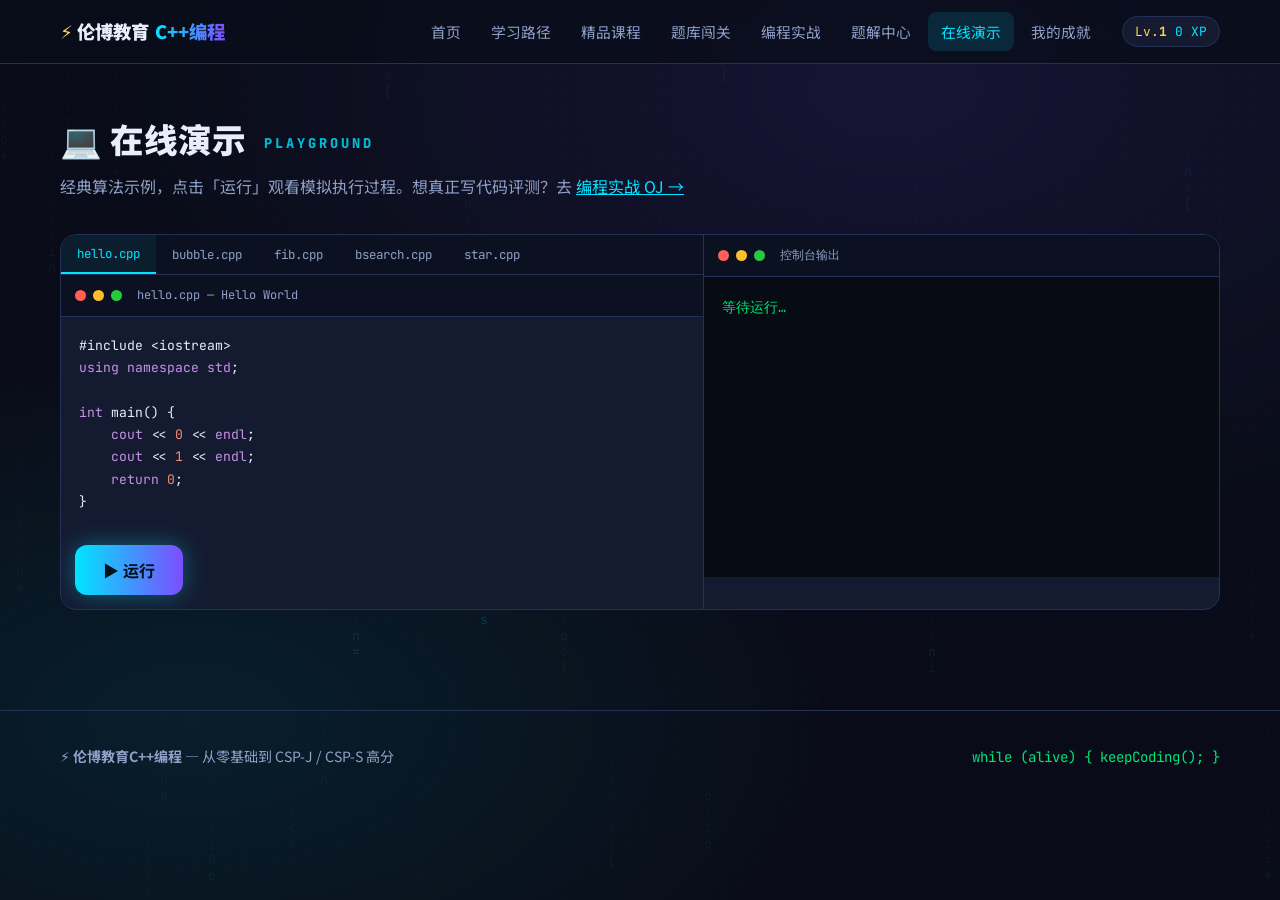
<file: playground.html>
<!DOCTYPE html>
<html lang="zh-CN">
<head>
<meta charset="UTF-8">
<meta name="viewport" content="width=device-width, initial-scale=1.0">
<title>在线演示 · 伦博教育C++编程</title>
<link href="https://fonts.googleapis.com/css2?family=JetBrains+Mono:wght@400;700&family=Noto+Sans+SC:wght@400;500;700;900&display=swap" rel="stylesheet">
<link rel="stylesheet" href="assets/css/style.css">
<link rel="icon" href="data:image/svg+xml,<svg xmlns='http://www.w3.org/2000/svg' viewBox='0 0 100 100'><text y='.9em' font-size='90'>⚡</text></svg>">
</head>
<body>

<main class="section page-top">
  <h2 class="section-title">💻 在线演示 <span class="title-en">PLAYGROUND</span></h2>
  <p class="section-sub">经典算法示例，点击「运行」观看模拟执行过程。想真正写代码评测？去 <a href="oj.html" style="color:var(--neon)">编程实战 OJ →</a></p>
  <div class="playground">
    <div class="pg-left">
      <div class="pg-tabs" id="pg-tabs"></div>
      <div class="term-bar"><i></i><i></i><i></i><span id="pg-filename">demo.cpp</span></div>
      <pre class="pg-code"><code id="pg-code"></code></pre>
      <button class="btn btn-primary" id="pg-run">▶ 运行</button>
    </div>
    <div class="pg-right">
      <div class="term-bar dark"><i></i><i></i><i></i><span>控制台输出</span></div>
      <pre class="pg-console" id="pg-console">等待运行…</pre>
    </div>
  </div>
</main>

<footer><div class="foot-inner">
  <div>⚡ <b>伦博教育C++编程</b> — 从零基础到 CSP-J / CSP-S 高分</div>
  <div class="foot-motto"><code>while (alive) { keepCoding(); }</code></div>
</div></footer>

<script src="assets/js/data-courses.js"></script>
<script src="assets/js/data-exercises.js"></script>
<script src="assets/js/data-gen.js"></script>
<script src="assets/js/data-kata.js"></script>
<script src="assets/js/data-kata-gen.js"></script>
<script src="assets/js/common.js"></script>
<script>
renderNav('playground.html');
initRain();

const DEMOS = [
  { name:'hello.cpp', title:'Hello World',
    code:`#include <iostream>
using namespace std;

int main() {
    cout << "Hello, 伦博教育!" << endl;
    cout << "C++ 之旅，启程！" << endl;
    return 0;
}`,
    out:['$ g++ hello.cpp -o hello -O2', '$ ./hello', 'Hello, 伦博教育!', 'C++ 之旅，启程！', '', '进程已结束，退出代码 0 ✔'] },
  { name:'bubble.cpp', title:'冒泡排序',
    code:`#include <bits/stdc++.h>
using namespace std;

int main() {
    int a[5] = {5, 2, 8, 1, 9};
    for (int i = 0; i < 4; i++)
        for (int j = 0; j < 4 - i; j++)
            if (a[j] > a[j + 1])
                swap(a[j], a[j + 1]);
    for (int i = 0; i < 5; i++)
        cout << a[i] << " ";
    return 0;
}`,
    out:['$ g++ bubble.cpp -o bubble -O2', '$ ./bubble', '初始: 5 2 8 1 9', '第1轮: 2 5 1 8 9', '第2轮: 2 1 5 8 9', '第3轮: 1 2 5 8 9', '排序完成 ✔', '', '1 2 5 8 9'] },
  { name:'fib.cpp', title:'斐波那契递推',
    code:`#include <bits/stdc++.h>
using namespace std;

int main() {
    long long f[11];
    f[1] = f[2] = 1;
    for (int i = 3; i <= 10; i++)
        f[i] = f[i - 1] + f[i - 2];
    for (int i = 1; i <= 10; i++)
        cout << "f[" << i << "]=" << f[i] << endl;
    return 0;
}`,
    out:['$ g++ fib.cpp -o fib -O2', '$ ./fib', 'f[1]=1','f[2]=1','f[3]=2','f[4]=3','f[5]=5','f[6]=8','f[7]=13','f[8]=21','f[9]=34','f[10]=55'] },
  { name:'bsearch.cpp', title:'二分查找',
    code:`#include <bits/stdc++.h>
using namespace std;

int main() {
    int a[9] = {1, 3, 5, 7, 9, 11, 13, 15, 17};
    int x = 13, lo = 0, hi = 8;
    while (lo <= hi) {
        int mid = (lo + hi) / 2;
        cout << "查找区间 [" << lo << "," << hi
             << "] mid=" << mid << " a[mid]=" << a[mid] << endl;
        if (a[mid] == x) { cout << "找到了！下标=" << mid; break; }
        else if (a[mid] < x) lo = mid + 1;
        else hi = mid - 1;
    }
    return 0;
}`,
    out:['$ g++ bsearch.cpp -o bsearch -O2', '$ ./bsearch', '查找区间 [0,8] mid=4 a[mid]=9', '查找区间 [5,8] mid=6 a[mid]=13', '找到了！下标=6', '', '9 个数中仅比较 2 次 —— 这就是 O(log n) 的威力 ⚡'] },
  { name:'star.cpp', title:'打印星星金字塔',
    code:`#include <iostream>
using namespace std;

int main() {
    int n = 5;
    for (int i = 1; i <= n; i++) {
        for (int j = 0; j < n - i; j++) cout << " ";
        for (int j = 0; j < 2 * i - 1; j++) cout << "*";
        cout << endl;
    }
    return 0;
}`,
    out:['$ g++ star.cpp -o star -O2', '$ ./star', '    *', '   ***', '  *****', ' *******', '*********'] },
];

const tabs = $('#pg-tabs');
tabs.innerHTML = DEMOS.map((d, i) => `<button class="pg-tab ${i===0?'active':''}" data-i="${i}">${d.name}</button>`).join('');
function showDemo(i){
  $$('.pg-tab').forEach((t, k2) => t.classList.toggle('active', k2 === i));
  $('#pg-filename').textContent = DEMOS[i].name + ' — ' + DEMOS[i].title;
  $('#pg-code').innerHTML = hl(DEMOS[i].code);
  $('#pg-console').textContent = '等待运行…';
}
tabs.addEventListener('click', e => {
  const t = e.target.closest('.pg-tab'); if (t) showDemo(+t.dataset.i);
});
let running = false;
$('#pg-run').onclick = () => {
  if (running) return; running = true;
  const i = [...$$('.pg-tab')].findIndex(t => t.classList.contains('active'));
  const d = DEMOS[i < 0 ? 0 : i];
  const con = $('#pg-console'); con.textContent = '';
  let k2 = 0;
  (function next(){
    if (k2 >= d.out.length){ running = false; return; }
    con.textContent += (k2 ? '\n' : '') + d.out[k2++];
    con.scrollTop = con.scrollHeight;
    setTimeout(next, k2 <= 2 ? 500 : 300);
  })();
};
showDemo(0);
</script>
</body>
</html>
</file>
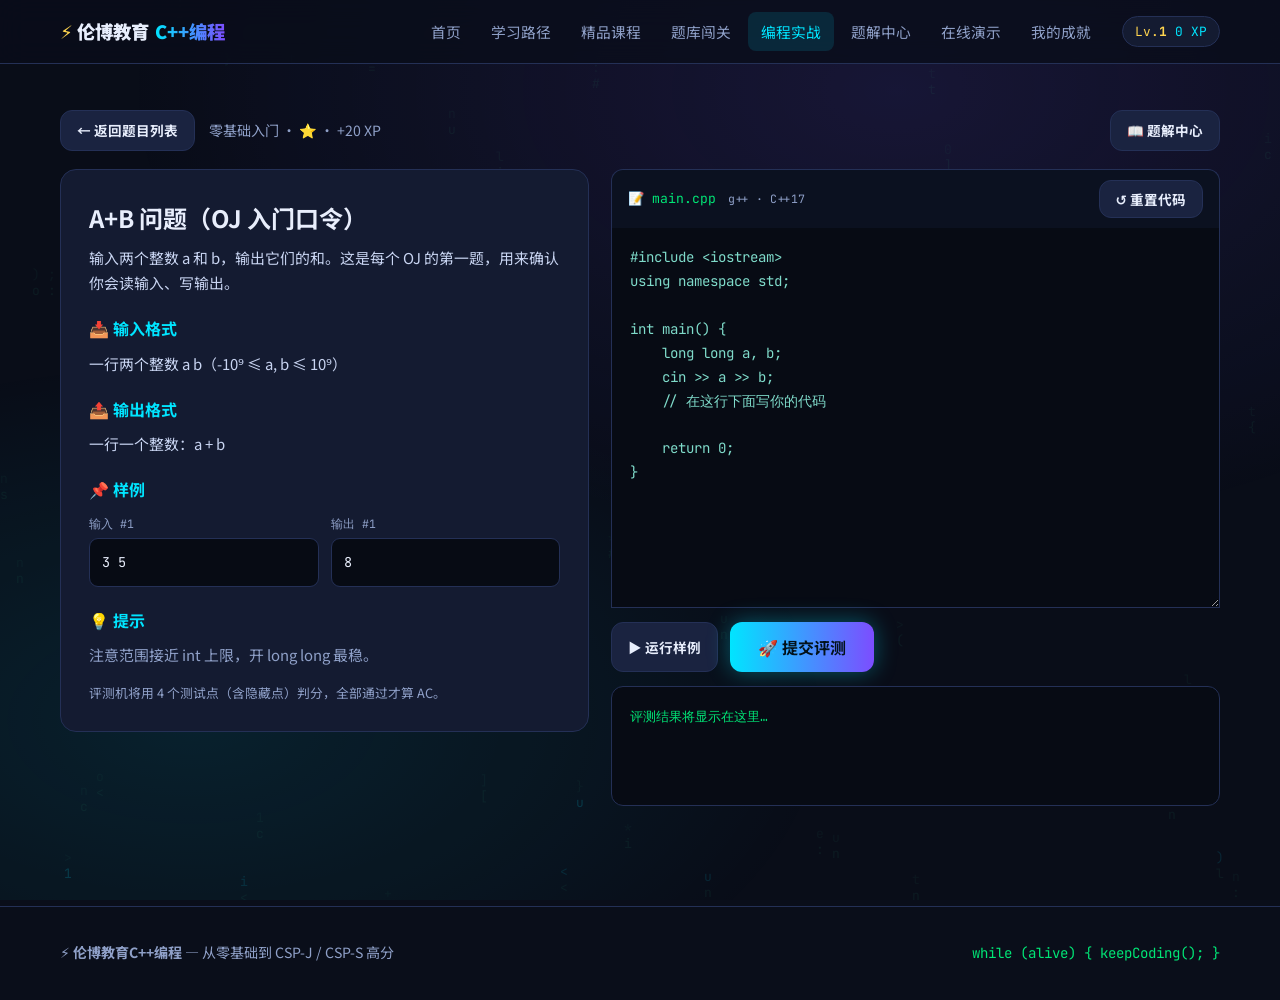
<file: problem.html>
<!DOCTYPE html>
<html lang="zh-CN">
<head>
<meta charset="UTF-8">
<meta name="viewport" content="width=device-width, initial-scale=1.0">
<title>在线评测 · 伦博教育C++编程</title>
<link href="https://fonts.googleapis.com/css2?family=JetBrains+Mono:wght@400;700&family=Noto+Sans+SC:wght@400;500;700;900&display=swap" rel="stylesheet">
<link rel="stylesheet" href="assets/css/style.css">
<link rel="icon" href="data:image/svg+xml,<svg xmlns='http://www.w3.org/2000/svg' viewBox='0 0 100 100'><text y='.9em' font-size='90'>⚡</text></svg>">
</head>
<body>

<main class="section page-top">
  <div class="oj-topbar">
    <a href="oj.html" class="btn btn-small">← 返回题目列表</a>
    <span id="oj-crumb" style="color:var(--muted);font-size:.88rem"></span>
    <a href="solutions.html" class="btn btn-small btn-ghost" style="margin-left:auto">📖 题解中心</a>
  </div>
  <div class="oj-split">
    <!-- 左：题面 -->
    <div class="oj-left" id="oj-statement"></div>
    <!-- 右：编辑器 + 评测 -->
    <div class="oj-right">
      <div class="oj-editor-bar">
        <span class="oj-file">📝 main.cpp</span>
        <span class="oj-lang">g++ · C++17</span>
        <button class="btn btn-small" id="oj-reset">↺ 重置代码</button>
      </div>
      <textarea id="oj-editor" spellcheck="false" autocomplete="off"></textarea>
      <div class="oj-actions">
        <button class="btn btn-small" id="oj-run-sample">▶ 运行样例</button>
        <button class="btn btn-primary" id="oj-submit">🚀 提交评测</button>
      </div>
      <pre class="oj-result" id="oj-result">评测结果将显示在这里…</pre>
    </div>
  </div>
</main>

<footer><div class="foot-inner">
  <div>⚡ <b>伦博教育C++编程</b> — 从零基础到 CSP-J / CSP-S 高分</div>
  <div class="foot-motto"><code>while (alive) { keepCoding(); }</code></div>
</div></footer>

<script src="assets/js/data-courses.js"></script>
<script src="assets/js/data-exercises.js"></script>
<script src="assets/js/data-gen.js"></script>
<script src="assets/js/data-kata.js"></script>
<script src="assets/js/data-kata-gen.js"></script>
<script src="assets/js/common.js"></script>
<script>
renderNav('oj.html');
initRain();

const k = KATAS.find(x => x.id === getParam('id')) || KATAS[0];
document.title = k.title + ' · 伦博教育C++编程';
$('#oj-crumb').textContent = `${stageName(k.stage)} · ${diffStars(k.diff)} · +${k.xp} XP ${state.done[k.id] ? '· ✅ 已 AC' : ''}`;

/* 题面 */
$('#oj-statement').innerHTML = `
  <h2 style="margin-bottom:6px">${k.title} ${state.done[k.id]?'<span class="ac-tag">AC</span>':''}</h2>
  <p class="oj-stmt">${k.statement}</p>
  <h3>📥 输入格式</h3><p>${k.inFmt}</p>
  <h3>📤 输出格式</h3><p>${k.outFmt}</p>
  <h3>📌 样例</h3>
  ${k.samples.map((s, i) => `
    <div class="sample-box">
      <div class="sample-col"><div class="sample-tag">输入 #${i+1}</div><pre>${s.in}</pre></div>
      <div class="sample-col"><div class="sample-tag">输出 #${i+1}</div><pre>${s.out}</pre></div>
    </div>`).join('')}
  <h3>💡 提示</h3><p style="color:var(--muted)">${k.hint}</p>
  <p style="color:var(--muted);font-size:.8rem;margin-top:14px">评测机将用 ${k.tests.length} 个测试点（含隐藏点）判分，全部通过才算 AC。</p>`;

/* 编辑器 */
const ed = $('#oj-editor');
ed.value = k.starter;
$('#oj-reset').onclick = () => { if (confirm('重置为初始代码模板？')) ed.value = k.starter; };
ed.addEventListener('keydown', e => {
  if (e.key === 'Tab'){
    e.preventDefault();
    const s = ed.selectionStart;
    ed.value = ed.value.slice(0, s) + '    ' + ed.value.slice(ed.selectionEnd);
    ed.selectionStart = ed.selectionEnd = s + 4;
  }
});

/* ---------------- 在线评测（Godbolt Compiler Explorer API 真实编译运行） ---------------- */
const norm = s => s.replace(/\r/g, '').split('\n').map(l => l.trimEnd()).join('\n').trim();
const joinTxt = arr => (arr || []).map(x => x.text).join('\n');

async function runCPP(code, stdin){
  const ctl = new AbortController();
  const tm = setTimeout(() => ctl.abort(), 45000);
  try{
    const res = await fetch('https://godbolt.org/api/compiler/g132/compile', {
      method:'POST',
      headers:{ 'Content-Type':'application/json', 'Accept':'application/json' },
      body: JSON.stringify({
        source: code,
        options: {
          userArguments: '-O2 -std=c++17',
          executeParameters: { args: [], stdin },
          compilerOptions: { executorRequest: true },
          filters: { execute: true }
        }
      }),
      signal: ctl.signal
    });
    if (!res.ok) throw new Error('HTTP ' + res.status);
    const r = await res.json();
    if (r.buildResult && r.buildResult.code !== 0){
      return { ce: joinTxt(r.buildResult.stderr) || '编译失败' };
    }
    if (!r.didExecute) return { ce: '', stdout: '', stderr: '代码未执行（可能编译超时）', re: true };
    return { ce: '', stdout: joinTxt(r.stdout), stderr: joinTxt(r.stderr),
             re: r.code !== 0, tle: !!r.timedOut };
  } finally { clearTimeout(tm); }
}

let judging = false;
async function judge(onlySample){
  if (judging) return;
  judging = true;
  const tests = onlySample ? k.tests.slice(0, k.samples.length) : k.tests;
  const out = $('#oj-result');
  const btn = onlySample ? $('#oj-run-sample') : $('#oj-submit');
  btn.disabled = true;
  out.textContent = '⏳ 正在连接评测机（GCC 13.2 · -O2 · C++17），每个测试点需真实编译运行几秒钟…\n';
  try{
    let allPass = true;
    for (let i = 0; i < tests.length; i++){
      const t = tests[i];
      out.textContent += `\n── 测试点 #${i+1} ── 编译运行中…`;
      const r = await runCPP(ed.value, t.in);
      if (r.ce){
        out.textContent = '❌ 编译错误（CE）\n\n' + r.ce.slice(0, 1500);
        allPass = false; break;
      }
      if (r.tle){
        out.textContent = out.textContent.replace(/── 编译运行中…$/, '⏰ 运行超时（TLE）');
        allPass = false; break;
      }
      if (r.re){
        out.textContent = out.textContent.replace(/── 编译运行中…$/, '💥 运行错误（RE）');
        out.textContent += '\n' + (r.stderr || '').slice(0, 500);
        allPass = false; break;
      }
      const got = norm(r.stdout || '');
      const want = norm(t.out);
      if (got === want){
        out.textContent = out.textContent.replace(/── 编译运行中…$/, '✅ 通过');
      } else {
        allPass = false;
        out.textContent = out.textContent.replace(/── 编译运行中…$/, '❌ 答案错误（WA）');
        out.textContent += `\n  输入：${t.in.replace(/\n/g, ' ⏎ ')}\n  你的输出：${got || '(无输出)'}\n  期望输出：${want}`;
        break;
      }
    }
    if (allPass){
      if (onlySample){
        out.textContent += '\n\n🎉 样例全部通过！点「提交评测」挑战隐藏测试点。';
      } else {
        out.textContent += `\n\n🏆 Accepted！${tests.length}/${tests.length} 全部通过！`;
        if (!state.done[k.id]){
          state.done[k.id] = 1; saveState(); awardXP(k.xp); checkBadges();
          $('#oj-crumb').textContent += ' · ✅ 已 AC';
        } else toast('已 AC 过，稳健！');
        fireConfetti(120);
      }
    } else if (!onlySample){
      out.textContent += '\n\n继续调试，你可以的！💪';
    }
  } catch(err){
    out.textContent = '⚠️ 在线评测机暂时无法连接（' + err.message + '）。\n\n' +
      '你可以：\n1. 检查网络后重试；\n2. 把代码复制到本地 Dev-C++ / 洛谷 IDE 自测；\n3. 自测全部通过后点击下方按钮领取 XP（诚信模式）。';
    if (!$('#oj-honor')){
      const b = document.createElement('button');
      b.id = 'oj-honor'; b.className = 'btn btn-small'; b.style.marginTop = '10px';
      b.textContent = '✋ 我已在本地全部测过，诚信领取 XP';
      b.onclick = () => {
        if (!state.done[k.id]){
          state.done[k.id] = 1; saveState(); awardXP(k.xp); checkBadges();
          $('#oj-crumb').textContent += ' · ✅ 已 AC';
        }
        b.remove();
      };
      out.after(b);
    }
  }
  btn.disabled = false;
  judging = false;
}
$('#oj-run-sample').onclick = () => judge(true);
$('#oj-submit').onclick = () => judge(false);
</script>
</body>
</html>
</file>
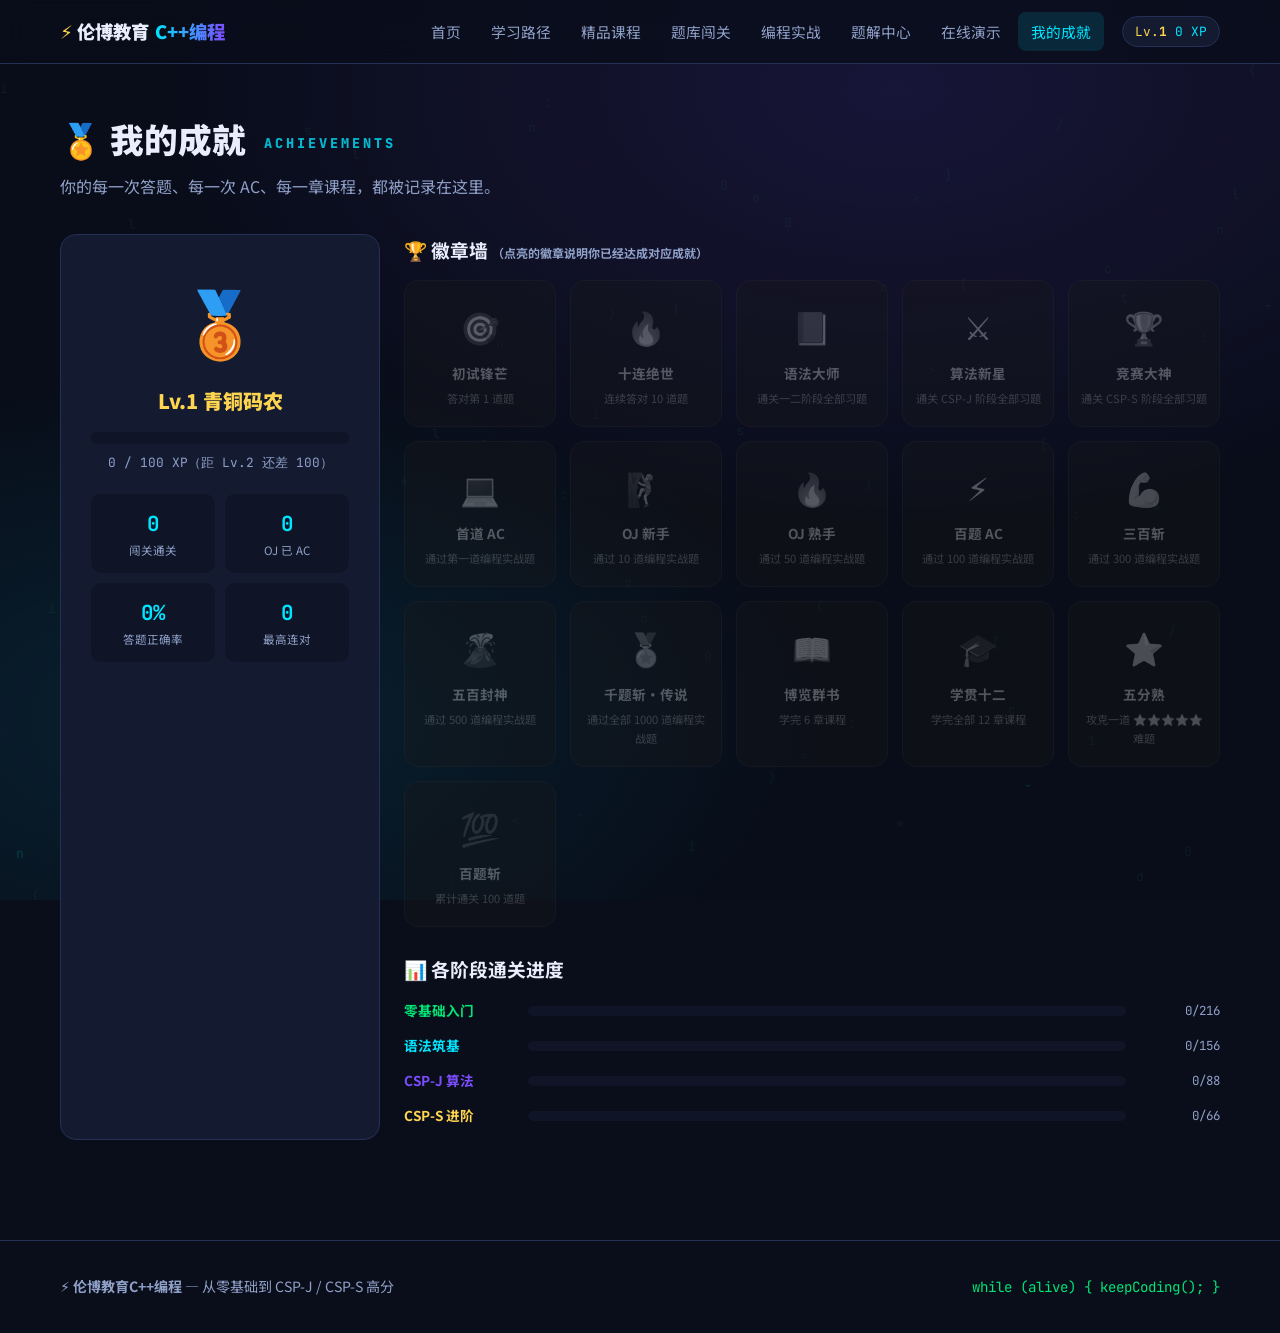
<file: profile.html>
<!DOCTYPE html>
<html lang="zh-CN">
<head>
<meta charset="UTF-8">
<meta name="viewport" content="width=device-width, initial-scale=1.0">
<title>我的成就 · 伦博教育C++编程</title>
<link href="https://fonts.googleapis.com/css2?family=JetBrains+Mono:wght@400;700&family=Noto+Sans+SC:wght@400;500;700;900&display=swap" rel="stylesheet">
<link rel="stylesheet" href="assets/css/style.css">
<link rel="icon" href="data:image/svg+xml,<svg xmlns='http://www.w3.org/2000/svg' viewBox='0 0 100 100'><text y='.9em' font-size='90'>⚡</text></svg>">
</head>
<body>

<main class="section page-top">
  <h2 class="section-title">🏅 我的成就 <span class="title-en">ACHIEVEMENTS</span></h2>
  <p class="section-sub">你的每一次答题、每一次 AC、每一章课程，都被记录在这里。</p>
  <div class="profile-wrap">
    <div class="profile-card">
      <div class="profile-avatar" id="profile-avatar">🥉</div>
      <div class="profile-level" id="profile-level">Lv.1 青铜码农</div>
      <div class="profile-xpbar"><div id="profile-xpfill"></div></div>
      <div class="profile-xpnum" id="profile-xpnum">0 / 100 XP</div>
      <div class="profile-stats" id="profile-stats"></div>
    </div>
    <div>
      <h3 style="margin-bottom:14px">🏆 徽章墙 <span style="font-size:.75rem;color:var(--muted)">（点亮的徽章说明你已经达成对应成就）</span></h3>
      <div class="badge-wall" id="badge-wall"></div>
      <h3 style="margin:26px 0 14px">📊 各阶段通关进度</h3>
      <div id="stage-progress"></div>
    </div>
  </div>
</main>

<footer><div class="foot-inner">
  <div>⚡ <b>伦博教育C++编程</b> — 从零基础到 CSP-J / CSP-S 高分</div>
  <div class="foot-motto"><code>while (alive) { keepCoding(); }</code></div>
</div></footer>

<script src="assets/js/data-courses.js"></script>
<script src="assets/js/data-exercises.js"></script>
<script src="assets/js/data-gen.js"></script>
<script src="assets/js/data-kata.js"></script>
<script src="assets/js/data-kata-gen.js"></script>
<script src="assets/js/common.js"></script>
<script>
renderNav('profile.html');
initRain();

const L = levelOf(state.xp), nx = nextLevel(state.xp);
$('#profile-avatar').textContent = L.icon;
$('#profile-level').textContent = `Lv.${L.lv} ${L.name}`;
const base = L.xp, span = nx ? nx.xp - base : 1, cur = nx ? state.xp - base : 1;
$('#profile-xpfill').style.width = Math.min(100, cur / span * 100) + '%';
$('#profile-xpnum').textContent = nx ? `${state.xp} / ${nx.xp} XP（距 Lv.${nx.lv} 还差 ${nx.xp - state.xp}）` : `${state.xp} XP · 已满级，你就是传说！`;

const quizDone = EXERCISES.filter(e => state.done[e.id]).length;
const kataDone = KATAS.filter(k => state.done[k.id]).length;
$('#profile-stats').innerHTML = `
  <div class="ps-item"><div class="ps-num">${quizDone}</div><div class="ps-label">闯关通关</div></div>
  <div class="ps-item"><div class="ps-num">${kataDone}</div><div class="ps-label">OJ 已 AC</div></div>
  <div class="ps-item"><div class="ps-num">${state.correct ? Math.round(state.correct/state.answered*100) : 0}%</div><div class="ps-label">答题正确率</div></div>
  <div class="ps-item"><div class="ps-num">${state.bestStreak}</div><div class="ps-label">最高连对</div></div>`;

$('#badge-wall').innerHTML = BADGES.map(b => {
  const un = state.badges.includes(b.id);
  return `<div class="badge ${un?'unlocked':'locked'}"><div class="badge-icon">${b.icon}</div>
    <div class="badge-name">${b.name}</div><div class="badge-desc">${b.desc}</div></div>`;
}).join('');

$('#stage-progress').innerHTML = STAGES.map(s => {
  const total = EXERCISES.filter(e => e.stage === s.id).length;
  const done = EXERCISES.filter(e => e.stage === s.id && state.done[e.id]).length;
  const pct = total ? Math.round(done / total * 100) : 0;
  return `<div class="sp-row">
    <div class="sp-name" style="color:${s.color}">${s.name.split(' · ')[1]}</div>
    <div class="sp-bar"><div class="sp-fill" style="width:${pct}%;background:${s.color}"></div></div>
    <div class="sp-num">${done}/${total}</div>
  </div>`;
}).join('');
</script>
</body>
</html>
</file>
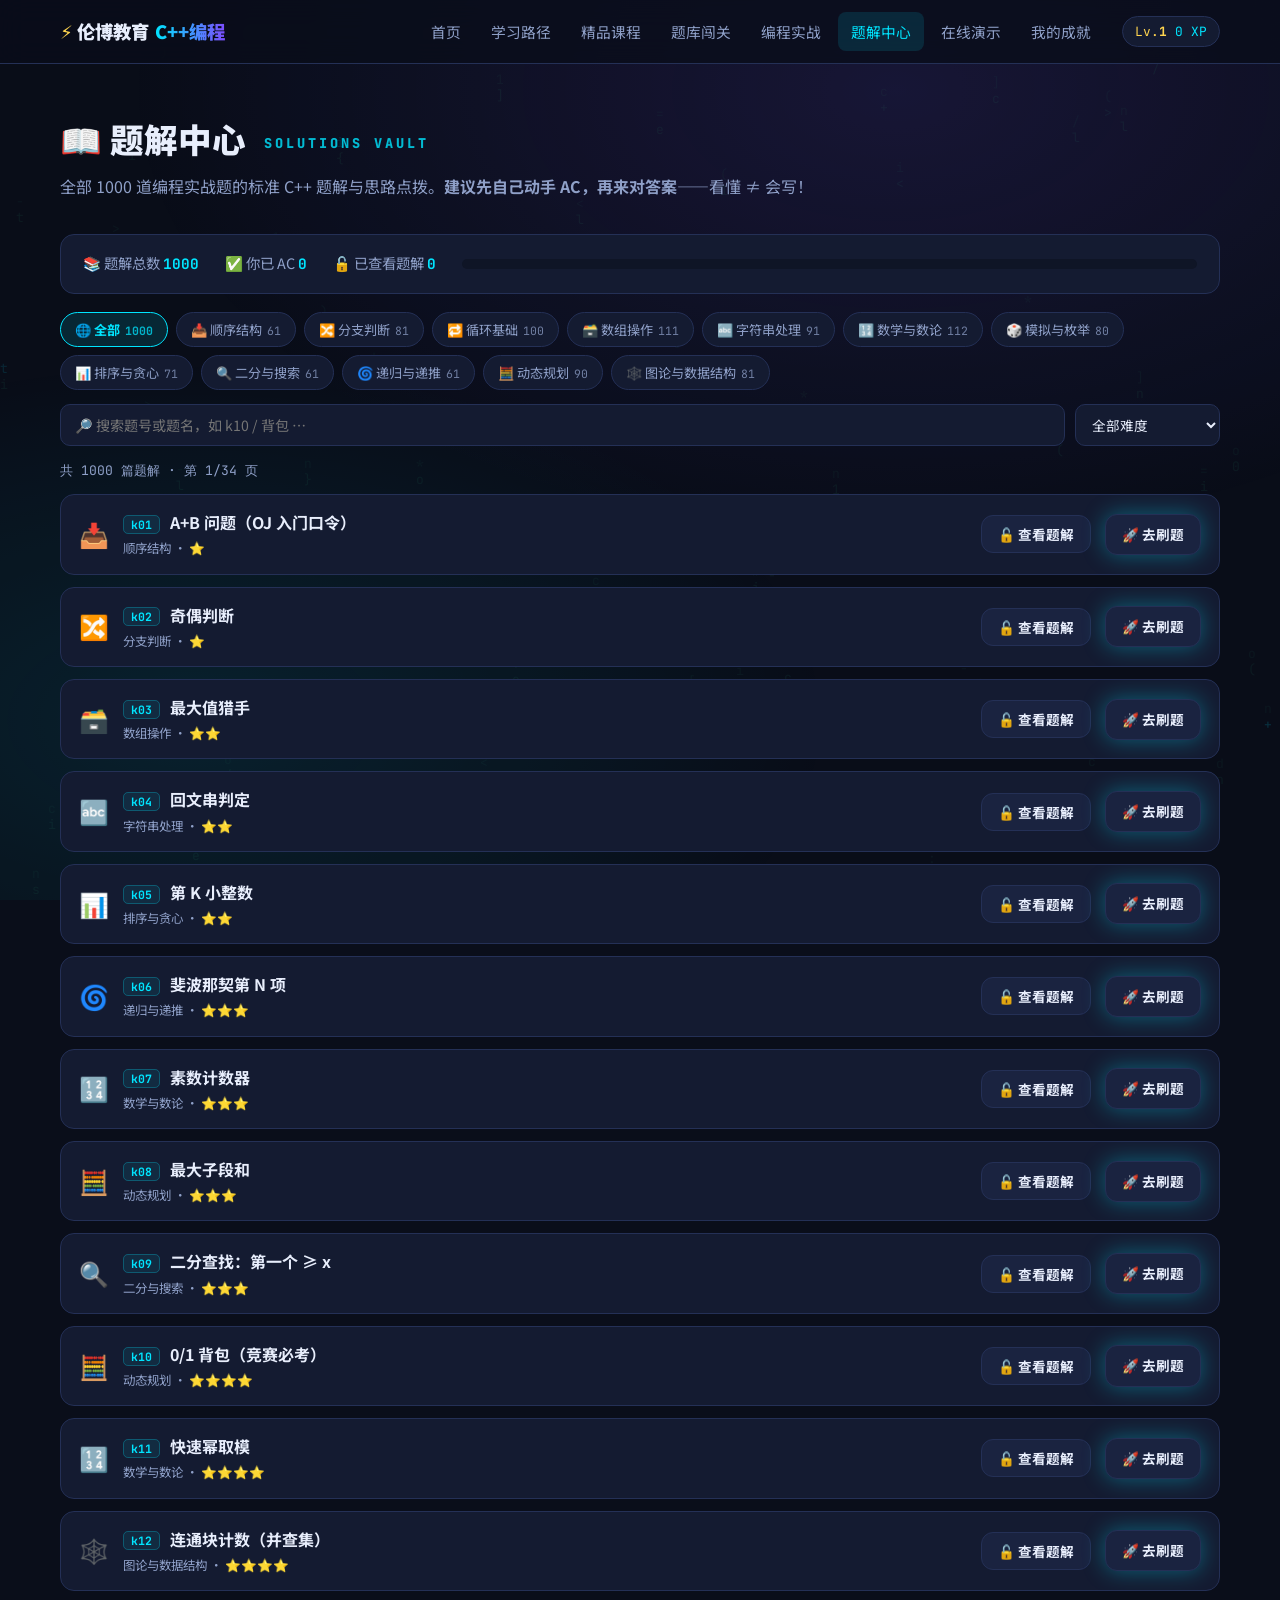
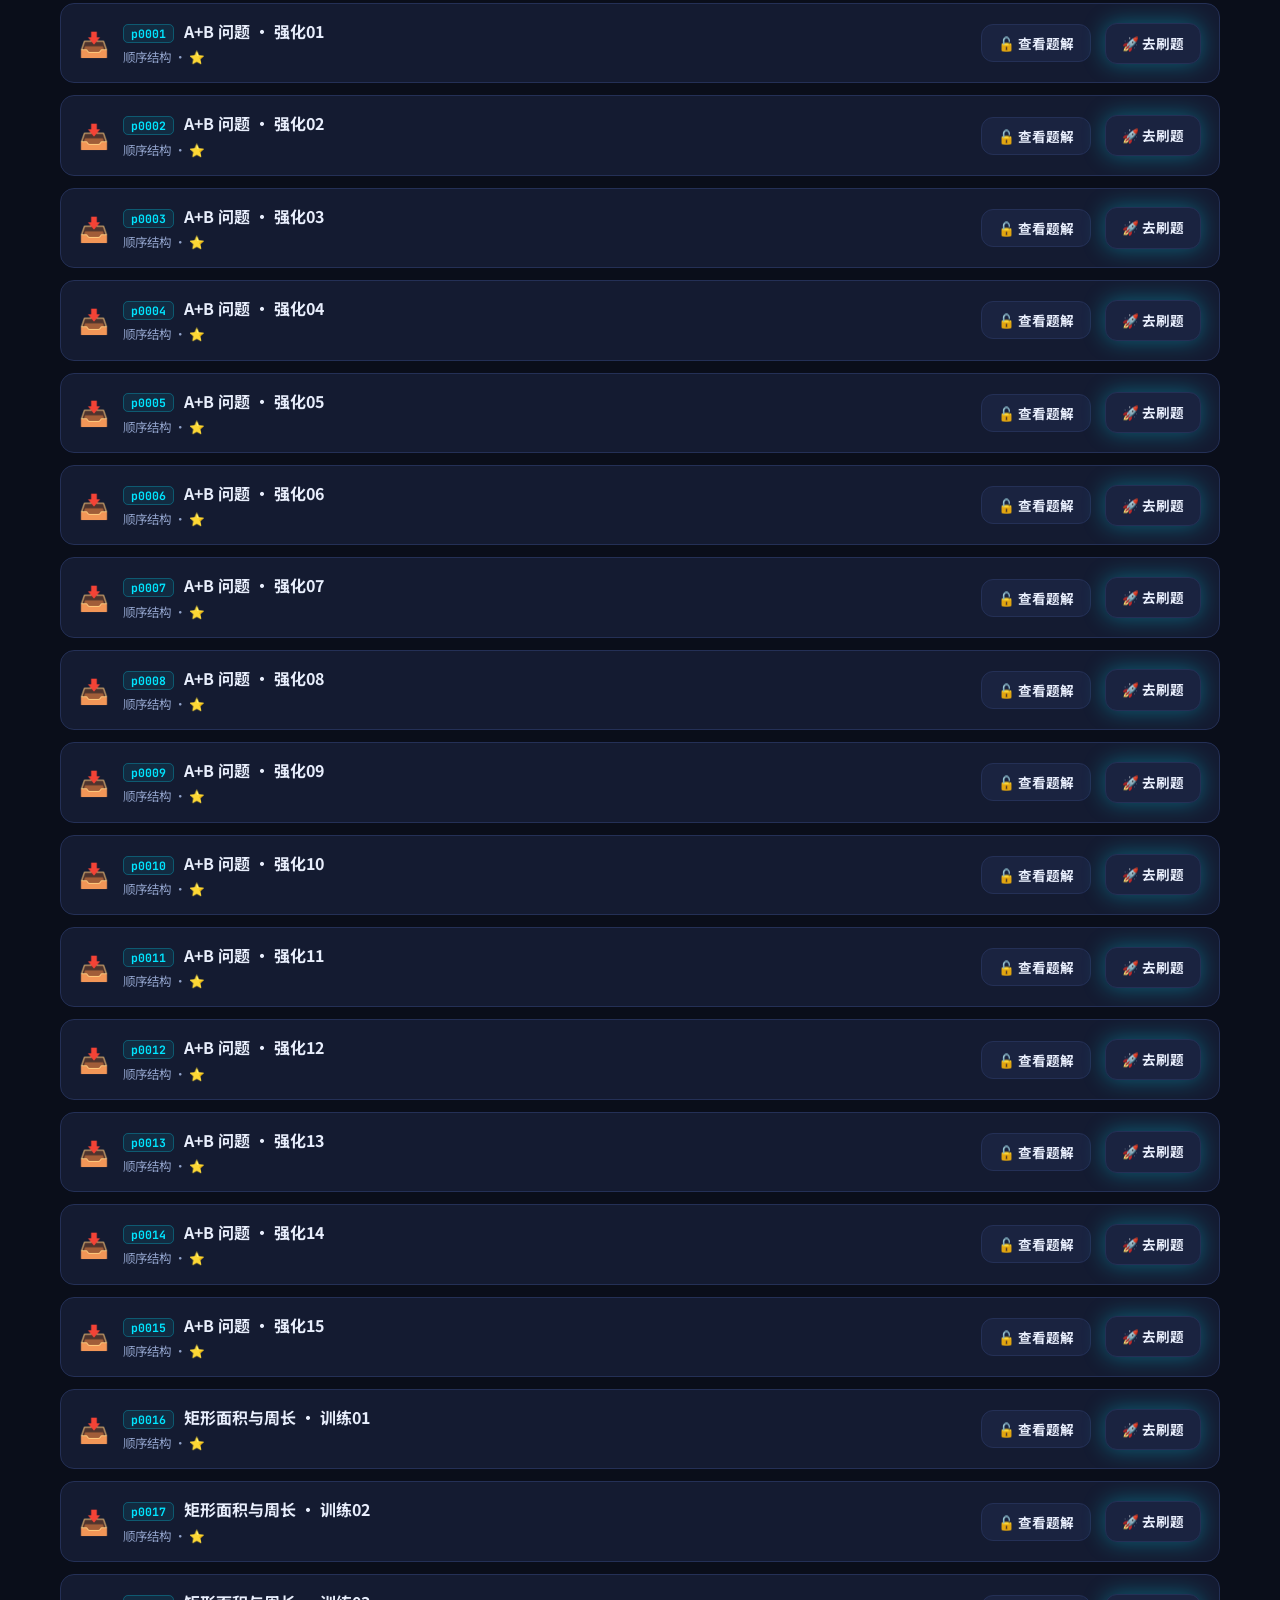
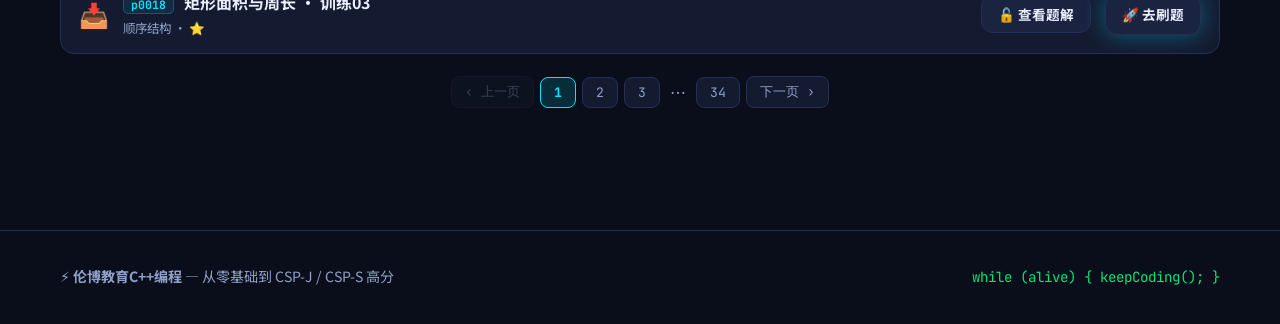
<file: solutions.html>
<!DOCTYPE html>
<html lang="zh-CN">
<head>
<meta charset="UTF-8">
<meta name="viewport" content="width=device-width, initial-scale=1.0">
<title>题解中心 · 伦博教育C++编程</title>
<link href="https://fonts.googleapis.com/css2?family=JetBrains+Mono:wght@400;700&family=Noto+Sans+SC:wght@400;500;700;900&display=swap" rel="stylesheet">
<link rel="stylesheet" href="assets/css/style.css">
<link rel="icon" href="data:image/svg+xml,<svg xmlns='http://www.w3.org/2000/svg' viewBox='0 0 100 100'><text y='.9em' font-size='90'>⚡</text></svg>">
</head>
<body>

<main class="section page-top">
  <h2 class="section-title">📖 题解中心 <span class="title-en">SOLUTIONS VAULT</span></h2>
  <p class="section-sub">全部 1000 道编程实战题的标准 C++ 题解与思路点拨。<b style="color:var(--yellow)">建议先自己动手 AC，再来对答案</b>——看懂 ≠ 会写！</p>

  <div class="gym-hud">
    <div class="hud-item">📚 题解总数 <b id="sol-total">0</b></div>
    <div class="hud-item">✅ 你已 AC <b id="sol-ac">0</b></div>
    <div class="hud-item">🔓 已查看题解 <b id="sol-viewed">0</b></div>
    <div class="hud-bar"><div class="hud-bar-fill" id="sol-bar"></div></div>
  </div>

  <div class="oj-cats" id="sol-cats"></div>

  <div class="oj-toolbar">
    <input class="search-input" id="sol-search" placeholder="🔎 搜索题号或题名，如 k10 / 背包 …">
    <select id="sol-diff">
      <option value="">全部难度</option>
      <option value="1">⭐ 入门</option><option value="2">⭐⭐ 基础</option>
      <option value="3">⭐⭐⭐ 提高</option><option value="4">⭐⭐⭐⭐ 竞赛</option>
    </select>
  </div>

  <div class="oj-count" id="sol-count"></div>
  <div id="sol-list"></div>
  <div class="pager" id="sol-pager"></div>
</main>

<footer><div class="foot-inner">
  <div>⚡ <b>伦博教育C++编程</b> — 从零基础到 CSP-J / CSP-S 高分</div>
  <div class="foot-motto"><code>while (alive) { keepCoding(); }</code></div>
</div></footer>

<script src="assets/js/data-courses.js"></script>
<script src="assets/js/data-exercises.js"></script>
<script src="assets/js/data-gen.js"></script>
<script src="assets/js/data-kata.js"></script>
<script src="assets/js/data-kata-gen.js"></script>
<script src="assets/js/common.js"></script>
<script>
renderNav('solutions.html');
initRain();

const PAGE_SIZE = 30;
let fCat = getParam('cat') || '', fDiff = '', fKw = '', page = 1;
const viewed = new Set(JSON.parse(localStorage.getItem('lunbo_sol_viewed') || '[]'));

$('#sol-total').textContent = KATAS.length;
function refreshHUD(){
  $('#sol-ac').textContent = KATAS.filter(k => state.done[k.id]).length;
  $('#sol-viewed').textContent = viewed.size;
  $('#sol-bar').style.width = (KATAS.filter(k => state.done[k.id]).length / KATAS.length * 100) + '%';
}
refreshHUD();

const catMeta = {}; KATA_CATS.forEach(c => catMeta[c.id] = c);

function renderCats(){
  const counts = {};
  KATAS.forEach(k => counts[k.cat] = (counts[k.cat]||0)+1);
  const all = [{id:'', name:'全部', icon:'🌐', n:KATAS.length}]
    .concat(KATA_CATS.map(c => ({id:c.id, name:c.name, icon:c.icon, n:counts[c.id]||0})));
  $('#sol-cats').innerHTML = all.map(c =>
    `<button class="cat-chip ${c.id===fCat?'active':''}" data-c="${c.id}">${c.icon} ${c.name} <span class="cat-num">${c.n}</span></button>`).join('');
}
renderCats();

function filtered(){
  return KATAS.filter(k =>
    (!fCat || k.cat === fCat) &&
    (!fDiff || k.diff === +fDiff) &&
    (!fKw || k.title.toLowerCase().includes(fKw) || k.id.includes(fKw))
  );
}

function renderList(){
  const list = filtered();
  const pages = Math.max(1, Math.ceil(list.length / PAGE_SIZE));
  if (page > pages) page = pages;
  const slice = list.slice((page-1)*PAGE_SIZE, page*PAGE_SIZE);
  $('#sol-count').textContent = `共 ${list.length} 篇题解 · 第 ${page}/${pages} 页`;
  $('#sol-list').innerHTML = slice.map(k => {
    const done = state.done[k.id];
    const cm = catMeta[k.cat] || {icon:'💻', name:k.cat};
    const open = viewed.has(k.id);
    return `<div class="sol-card ${done?'done':''}" data-id="${k.id}">
      <div class="sol-head">
        <div class="ex-emoji">${cm.icon}</div>
        <div class="ex-main">
          <div class="ex-title"><span class="pid-tag">${k.id}</span> ${k.title} ${done?'<span class="ac-tag">已 AC</span>':''}</div>
          <div class="ex-sub">${cm.name} · ${diffStars(k.diff)}</div>
        </div>
        <button class="btn btn-small ${open?'btn-ghost':''}" data-act="toggle">${open?'📖 收起题解':'🔓 查看题解'}</button>
        <a class="btn btn-small btn-primary" href="problem.html?id=${k.id}">🚀 去刷题</a>
      </div>
      <div class="sol-body" style="display:${open?'block':'none'}">
        <div class="sol-hint">💡 思路点拨：${k.hint}</div>
        <pre class="sol-pre"><code>${hl(k.solution)}</code></pre>
      </div>
    </div>`;
  }).join('') || '<p style="color:var(--muted);text-align:center;padding:40px">没有符合条件的题解~</p>';

  if (pages > 1){
    let btns = `<button class="pager-btn" data-p="${page-1}" ${page===1?'disabled':''}>‹ 上一页</button>`;
    const win = [];
    for (let i = 1; i <= pages; i++) if (i===1 || i===pages || Math.abs(i-page)<=2) win.push(i);
    let last = 0;
    for (const i of win){ if (i - last > 1) btns += '<span class="pager-dots">…</span>'; btns += `<button class="pager-btn ${i===page?'active':''}" data-p="${i}">${i}</button>`; last = i; }
    btns += `<button class="pager-btn" data-p="${page+1}" ${page===pages?'disabled':''}>下一页 ›</button>`;
    $('#sol-pager').innerHTML = btns;
  } else $('#sol-pager').innerHTML = '';
}

$('#sol-list').addEventListener('click', e => {
  const b = e.target.closest('[data-act="toggle"]'); if (!b) return;
  const card = b.closest('.sol-card');
  const id = card.dataset.id;
  const body = card.querySelector('.sol-body');
  const isOpen = body.style.display !== 'none';
  if (isOpen){
    body.style.display = 'none';
    b.textContent = '🔓 查看题解'; b.classList.remove('btn-ghost');
  } else {
    if (!viewed.has(id) && !state.done[id] &&
        !confirm('这道题你还没有 AC 哦！\n\n先看题解会剧透思路，确定要看吗？\n（建议：先点「去刷题」自己试一试）')) return;
    body.style.display = 'block';
    b.textContent = '📖 收起题解'; b.classList.add('btn-ghost');
    if (!viewed.has(id)){
      viewed.add(id);
      localStorage.setItem('lunbo_sol_viewed', JSON.stringify([...viewed]));
      refreshHUD();
    }
  }
});
$('#sol-cats').addEventListener('click', e => {
  const b = e.target.closest('.cat-chip'); if (!b) return;
  fCat = b.dataset.c; page = 1;
  $$('#sol-cats .cat-chip').forEach(x => x.classList.toggle('active', x.dataset.c === fCat));
  renderList();
});
$('#sol-diff').onchange = e => { fDiff = e.target.value; page = 1; renderList(); };
let kwTm;
$('#sol-search').oninput = e => { clearTimeout(kwTm); kwTm = setTimeout(() => { fKw = e.target.value.trim().toLowerCase(); page = 1; renderList(); }, 200); };
$('#sol-pager').addEventListener('click', e => {
  const b = e.target.closest('.pager-btn'); if (!b || b.disabled) return;
  page = +b.dataset.p; renderList();
  scrollTo({top: $('.oj-toolbar').offsetTop - 80, behavior:'smooth'});
});
renderList();
</script>
</body>
</html>
</file>
<file: assets/css/style.css>
/* ========== 伦博教育C++编程 · 深色霓虹科技风 ========== */
:root{
  --bg:#0a0e1a; --bg2:#0f1526; --card:#141b31; --card2:#1a2340;
  --line:#243056; --neon:#00e5ff; --neon2:#7c4dff; --gold:#ffd54f;
  --green:#00e676; --red:#ff5252; --orange:#ffab40;
  --text:#e8eefc; --muted:#8fa0c8;
  --mono:'JetBrains Mono',Consolas,monospace;
  --sans:'Noto Sans SC',system-ui,sans-serif;
}
*{margin:0;padding:0;box-sizing:border-box}
html{scroll-behavior:smooth}
body{background:var(--bg);color:var(--text);font-family:var(--sans);overflow-x:hidden;line-height:1.7}
code,pre{font-family:var(--mono)}
::selection{background:var(--neon);color:#001018}
::-webkit-scrollbar{width:10px}
::-webkit-scrollbar-track{background:var(--bg2)}
::-webkit-scrollbar-thumb{background:var(--line);border-radius:5px}
::-webkit-scrollbar-thumb:hover{background:var(--neon)}

#matrix-rain{position:fixed;inset:0;z-index:0;opacity:.16;pointer-events:none}
.bg-glow{position:fixed;inset:0;z-index:0;pointer-events:none;
  background:radial-gradient(60% 50% at 70% 10%,rgba(124,77,255,.14),transparent),
             radial-gradient(50% 40% at 15% 80%,rgba(0,229,255,.10),transparent)}
#confetti{position:fixed;inset:0;z-index:999;pointer-events:none}

/* ---------- 导航 ---------- */
#navbar{position:fixed;top:0;left:0;right:0;z-index:100;backdrop-filter:blur(14px);
  background:rgba(10,14,26,.78);border-bottom:1px solid var(--line)}
.nav-inner{max-width:1200px;margin:0 auto;display:flex;align-items:center;gap:18px;padding:12px 20px}
.logo{font-size:1.15rem;font-weight:900;color:var(--text);text-decoration:none;white-space:nowrap}
.logo-bolt{color:var(--gold)}
.logo-accent{background:linear-gradient(90deg,var(--neon),var(--neon2));-webkit-background-clip:text;background-clip:text;color:transparent;margin-left:6px}
.nav-links{display:flex;gap:4px;margin-left:auto}
.nav-link{color:var(--muted);text-decoration:none;padding:7px 13px;border-radius:8px;font-size:.92rem;transition:.25s}
.nav-link:hover{color:var(--neon);background:rgba(0,229,255,.08)}
.nav-link.active{color:var(--neon);background:rgba(0,229,255,.12)}
.nav-xp{display:flex;align-items:center;gap:8px;background:var(--card);border:1px solid var(--line);
  border-radius:20px;padding:4px 12px;font-family:var(--mono);font-size:.8rem}
.xp-badge{color:var(--gold)}
.xp-num{color:var(--neon)}
.nav-toggle{display:none;background:none;border:1px solid var(--line);color:var(--text);border-radius:8px;padding:4px 10px;font-size:1.1rem}

/* ---------- 通用 ---------- */
.section{position:relative;z-index:1;max-width:1200px;margin:0 auto;padding:90px 20px 60px}
.section-title{font-size:2.1rem;font-weight:900;margin-bottom:6px}
.title-en{font-family:var(--mono);font-size:.85rem;color:var(--neon);letter-spacing:3px;vertical-align:middle;margin-left:10px;opacity:.8}
.section-sub{color:var(--muted);margin-bottom:34px}
.reveal{opacity:0;transform:translateY(30px);transition:opacity .7s,transform .7s}
.reveal.on{opacity:1;transform:none}

.btn{display:inline-block;border:none;cursor:pointer;font-family:var(--sans);font-weight:700;
  padding:13px 28px;border-radius:12px;font-size:1rem;text-decoration:none;transition:.25s}
.btn-primary{background:linear-gradient(90deg,var(--neon),var(--neon2));color:#02121a;
  box-shadow:0 0 22px rgba(0,229,255,.35)}
.btn-primary:hover{transform:translateY(-3px);box-shadow:0 0 34px rgba(0,229,255,.55)}
.btn-ghost{background:transparent;color:var(--neon);border:1px solid var(--neon)}
.btn-ghost:hover{background:rgba(0,229,255,.1)}
.btn-small{padding:8px 16px;font-size:.85rem;background:var(--card2);color:var(--text);border:1px solid var(--line)}
.btn-small:hover{border-color:var(--neon);color:var(--neon)}
.btn-danger:hover{border-color:var(--red);color:var(--red)}

/* ---------- HERO ---------- */
.hero{min-height:100vh;display:flex;flex-wrap:wrap;align-items:center;gap:50px;padding-top:130px;max-width:1200px}
.hero-content{flex:1 1 480px}
.hero-tag{display:inline-block;font-family:var(--mono);font-size:.8rem;color:var(--neon);
  border:1px solid rgba(0,229,255,.4);border-radius:20px;padding:5px 16px;margin-bottom:18px;
  animation:pulse 2.4s infinite}
@keyframes pulse{0%,100%{box-shadow:0 0 0 0 rgba(0,229,255,.35)}50%{box-shadow:0 0 0 9px rgba(0,229,255,0)}}
.hero-title{font-size:3.6rem;font-weight:900;line-height:1.15;letter-spacing:2px}
.grad-text{background:linear-gradient(90deg,var(--neon),var(--neon2),var(--gold),var(--neon));
  background-size:300% 100%;-webkit-background-clip:text;background-clip:text;color:transparent;
  animation:gradmove 5s linear infinite;display:block}
@keyframes gradmove{to{background-position:300% 0}}
.hero-typed-wrap{font-family:var(--mono);font-size:1.15rem;color:var(--green);min-height:2em;margin:14px 0}
.prompt{color:var(--neon);margin-right:8px}
.cursor{animation:blink 1s step-end infinite;color:var(--green)}
@keyframes blink{50%{opacity:0}}
.hero-sub{color:var(--muted);max-width:560px}
.hero-sub code{color:var(--gold);background:rgba(255,213,79,.1);padding:1px 7px;border-radius:5px}
.hero-btns{display:flex;gap:16px;margin:28px 0 38px;flex-wrap:wrap}
.hero-stats{display:flex;gap:34px;flex-wrap:wrap}
.stat-num{font-family:var(--mono);font-size:2rem;font-weight:700;color:var(--neon)}
.stat-num::after{content:'+';color:var(--gold)}
.stat-label{font-size:.82rem;color:var(--muted)}

.hero-terminal{flex:1 1 420px;max-width:520px;background:rgba(15,21,38,.92);border:1px solid var(--line);
  border-radius:14px;overflow:hidden;box-shadow:0 20px 60px rgba(0,0,0,.5),0 0 40px rgba(124,77,255,.12);
  animation:float 6s ease-in-out infinite}
@keyframes float{0%,100%{transform:translateY(0)}50%{transform:translateY(-14px)}}
.term-bar{display:flex;align-items:center;gap:7px;background:#0b1120;padding:10px 14px;border-bottom:1px solid var(--line)}
.term-bar i{width:11px;height:11px;border-radius:50%}
.term-bar i:nth-child(1){background:#ff5f56}.term-bar i:nth-child(2){background:#ffbd2e}.term-bar i:nth-child(3){background:#27c93f}
.term-bar span{margin-left:8px;font-family:var(--mono);font-size:.75rem;color:var(--muted)}
.term-body{padding:18px;font-size:.85rem;line-height:1.75;min-height:300px;white-space:pre-wrap}
.tok-k{color:#c792ea}.tok-t{color:#7fdbca}.tok-s{color:#ecc48d}.tok-n{color:#f78c6c}
.tok-c{color:#5a6a96;font-style:italic}.tok-f{color:#82aaff}.tok-p{color:#e8eefc}
.scroll-hint{position:absolute;bottom:22px;left:50%;transform:translateX(-50%);color:var(--muted);
  font-size:.8rem;animation:bob 1.8s infinite}
@keyframes bob{0%,100%{transform:translate(-50%,0)}50%{transform:translate(-50%,8px)}}

/* ---------- 学习路径时间轴 ---------- */
.timeline{position:relative;padding-left:34px}
.timeline::before{content:'';position:absolute;left:10px;top:8px;bottom:8px;width:2px;
  background:linear-gradient(var(--green),var(--neon),var(--neon2),var(--gold))}
.tl-item{position:relative;margin-bottom:30px;background:var(--card);border:1px solid var(--line);
  border-radius:14px;padding:22px 26px;transition:.3s;opacity:0;transform:translateX(40px)}
.tl-item.on{opacity:1;transform:none}
.tl-item:hover{border-color:var(--neon);box-shadow:0 0 26px rgba(0,229,255,.14);transform:translateX(6px)}
.tl-item::before{content:'';position:absolute;left:-31px;top:26px;width:14px;height:14px;border-radius:50%;
  background:var(--bg);border:3px solid var(--neon);box-shadow:0 0 12px var(--neon)}
.tl-stage{font-family:var(--mono);font-size:.75rem;color:var(--neon);letter-spacing:2px}
.tl-title{font-size:1.3rem;font-weight:900;margin:4px 0 6px}
.tl-desc{color:var(--muted);font-size:.93rem}
.tl-tags{margin-top:10px;display:flex;gap:8px;flex-wrap:wrap}
.tl-tag{font-size:.74rem;background:var(--card2);border:1px solid var(--line);border-radius:6px;padding:3px 10px;color:var(--muted)}

/* ---------- 课程卡片 ---------- */
.stage-filter{display:flex;gap:10px;flex-wrap:wrap;margin-bottom:24px}
.sf-btn{background:var(--card);border:1px solid var(--line);color:var(--muted);border-radius:20px;
  padding:7px 18px;cursor:pointer;font-size:.88rem;transition:.25s;font-family:var(--sans)}
.sf-btn:hover{color:var(--neon);border-color:var(--neon)}
.sf-btn.active{background:linear-gradient(90deg,rgba(0,229,255,.18),rgba(124,77,255,.18));
  color:var(--neon);border-color:var(--neon)}
.course-grid{display:grid;grid-template-columns:repeat(auto-fill,minmax(330px,1fr));gap:20px}
.course-card{background:var(--card);border:1px solid var(--line);border-radius:16px;padding:24px;
  cursor:pointer;transition:.3s;position:relative;overflow:hidden;opacity:0;transform:translateY(30px)}
.course-card.on{opacity:1;transform:none}
.course-card::after{content:'';position:absolute;top:0;left:0;right:0;height:3px;
  background:linear-gradient(90deg,var(--neon),var(--neon2));transform:scaleX(0);transform-origin:left;transition:.35s}
.course-card:hover{transform:translateY(-7px);border-color:var(--neon);box-shadow:0 16px 40px rgba(0,0,0,.45),0 0 24px rgba(0,229,255,.12)}
.course-card:hover::after{transform:scaleX(1)}
.cc-icon{font-size:2rem}
.cc-stage{font-family:var(--mono);font-size:.72rem;color:var(--neon);letter-spacing:1.5px;margin-top:8px}
.cc-title{font-size:1.18rem;font-weight:900;margin:4px 0 8px}
.cc-desc{color:var(--muted);font-size:.88rem;min-height:3.2em}
.cc-meta{display:flex;justify-content:space-between;align-items:center;margin-top:14px;font-size:.78rem;color:var(--muted)}
.cc-done{position:absolute;top:16px;right:16px;color:var(--green);font-weight:700;font-size:.8rem;
  border:1px solid var(--green);border-radius:12px;padding:2px 10px;display:none}
.course-card.done .cc-done{display:block}

/* ---------- 题库 ---------- */
.gym-hud{background:var(--card);border:1px solid var(--line);border-radius:14px;padding:16px 22px;
  display:flex;gap:26px;align-items:center;flex-wrap:wrap;margin-bottom:18px}
.hud-item{font-size:.9rem;color:var(--muted)}
.hud-item b{color:var(--neon);font-family:var(--mono)}
.hud-bar{flex:1 1 160px;height:10px;background:var(--bg2);border-radius:6px;overflow:hidden}
.hud-bar-fill{height:100%;width:0;background:linear-gradient(90deg,var(--green),var(--neon));transition:width .5s;border-radius:6px}
.gym-filters{display:flex;gap:10px;flex-wrap:wrap;margin-bottom:22px}
.gym-filters select{background:var(--card);color:var(--text);border:1px solid var(--line);border-radius:10px;
  padding:9px 14px;font-family:var(--sans);font-size:.88rem;cursor:pointer}
.gym-filters select:focus{outline:none;border-color:var(--neon)}
.gym-list{display:flex;flex-direction:column;gap:12px}
.ex-card{background:var(--card);border:1px solid var(--line);border-radius:14px;padding:18px 22px;
  display:flex;align-items:center;gap:16px;cursor:pointer;transition:.25s;flex-wrap:wrap}
.ex-card:hover{border-color:var(--neon);transform:translateX(6px)}
.ex-card.done{border-left:4px solid var(--green)}
.ex-emoji{font-size:1.5rem}
.ex-main{flex:1;min-width:220px}
.ex-title{font-weight:700}
.ex-sub{font-size:.78rem;color:var(--muted);margin-top:2px}
.ex-diff{color:var(--gold);font-size:.8rem;letter-spacing:2px;white-space:nowrap}
.ex-xp{font-family:var(--mono);font-size:.78rem;color:var(--neon);white-space:nowrap}
.ex-status{font-size:1.2rem}

/* ---------- 在线演示 ---------- */
.playground{display:grid;grid-template-columns:1.25fr 1fr;gap:0;background:var(--card);
  border:1px solid var(--line);border-radius:16px;overflow:hidden}
.pg-left{border-right:1px solid var(--line);display:flex;flex-direction:column}
.pg-tabs{display:flex;flex-wrap:wrap;background:#0b1120;border-bottom:1px solid var(--line)}
.pg-tab{padding:10px 16px;font-family:var(--mono);font-size:.78rem;color:var(--muted);cursor:pointer;border:none;background:none}
.pg-tab.active{color:var(--neon);border-bottom:2px solid var(--neon);background:rgba(0,229,255,.06)}
.pg-code{padding:18px;font-size:.82rem;line-height:1.7;overflow:auto;max-height:420px;flex:1;white-space:pre}
.pg-left .btn{margin:14px;align-self:flex-start}
.pg-console{padding:18px;font-family:var(--mono);font-size:.85rem;line-height:1.8;color:var(--green);
  min-height:300px;max-height:520px;overflow:auto;white-space:pre-wrap;background:#070b14;flex:1}
.term-bar.dark{background:#0b1120}

/* ---------- 成就 ---------- */
.profile-wrap{display:grid;grid-template-columns:320px 1fr;gap:24px}
.profile-card{background:var(--card);border:1px solid var(--line);border-radius:16px;padding:30px;text-align:center}
.profile-avatar{font-size:4rem}
.profile-level{font-size:1.25rem;font-weight:900;margin:10px 0 14px;color:var(--gold)}
.profile-xpbar{height:12px;background:var(--bg2);border-radius:7px;overflow:hidden}
#profile-xpfill{height:100%;width:0;background:linear-gradient(90deg,var(--gold),var(--orange));transition:width .6s}
.profile-xpnum{font-family:var(--mono);font-size:.8rem;color:var(--muted);margin-top:8px}
.profile-stats{margin-top:20px;display:grid;grid-template-columns:1fr 1fr;gap:10px}
.ps-item{background:var(--bg2);border-radius:10px;padding:12px}
.ps-num{font-family:var(--mono);font-size:1.3rem;color:var(--neon);font-weight:700}
.ps-label{font-size:.72rem;color:var(--muted)}
.badge-wall{display:grid;grid-template-columns:repeat(auto-fill,minmax(150px,1fr));gap:14px;align-content:start}
.badge{background:var(--card);border:1px solid var(--line);border-radius:14px;padding:18px 12px;text-align:center;transition:.3s}
.badge.locked{opacity:.32;filter:grayscale(1)}
.badge.unlocked{border-color:var(--gold);box-shadow:0 0 18px rgba(255,213,79,.18)}
.badge-icon{font-size:2rem}
.badge-name{font-weight:700;font-size:.85rem;margin-top:8px}
.badge-desc{font-size:.7rem;color:var(--muted);margin-top:4px}

/* ---------- 弹窗 ---------- */
.modal{position:fixed;inset:0;z-index:200;background:rgba(5,8,16,.82);backdrop-filter:blur(8px);
  display:none;align-items:center;justify-content:center;padding:20px}
.modal.show{display:flex;animation:fadein .25s}
@keyframes fadein{from{opacity:0}to{opacity:1}}
.modal-box{background:var(--bg2);border:1px solid var(--line);border-radius:18px;max-width:860px;width:100%;
  max-height:88vh;display:flex;flex-direction:column;position:relative;box-shadow:0 30px 80px rgba(0,0,0,.6)}
.modal-close{position:absolute;top:14px;right:14px;background:var(--card);border:1px solid var(--line);
  color:var(--muted);width:34px;height:34px;border-radius:50%;cursor:pointer;z-index:2}
.modal-close:hover{color:var(--red);border-color:var(--red)}
.modal-body{padding:34px;overflow-y:auto;flex:1}
.modal-foot{padding:16px 34px;border-top:1px solid var(--line);text-align:right}

/* 课程正文排版 */
.lesson h3{color:var(--neon);margin:22px 0 8px;font-size:1.15rem}
.lesson h3:first-child{margin-top:0}
.lesson p{margin:8px 0;color:#c9d5f2}
.lesson ul{margin:8px 0 8px 22px;color:#c9d5f2}
.lesson li{margin:4px 0}
.lesson pre{background:#070b14;border:1px solid var(--line);border-radius:10px;padding:16px;
  font-size:.83rem;line-height:1.7;overflow-x:auto;margin:12px 0}
.lesson code.inl{background:rgba(0,229,255,.1);color:var(--neon);padding:1px 7px;border-radius:5px;font-size:.88em}
.lesson .tip{border-left:3px solid var(--gold);background:rgba(255,213,79,.07);padding:10px 16px;
  border-radius:0 10px 10px 0;margin:12px 0;font-size:.9rem}
.lesson .warn{border-left:3px solid var(--red);background:rgba(255,82,82,.07);padding:10px 16px;
  border-radius:0 10px 10px 0;margin:12px 0;font-size: 0.9rem}
.lesson table{border-collapse:collapse;margin:12px 0;width:100%;font-size:.86rem}
.lesson th,.lesson td{border:1px solid var(--line);padding:8px 12px;text-align:left}
.lesson th{background:var(--card2);color:var(--neon)}

/* 答题界面 */
.quiz-head{display:flex;gap:12px;align-items:center;flex-wrap:wrap;margin-bottom:14px}
.quiz-type{font-family:var(--mono);font-size:.72rem;background:rgba(124,77,255,.16);color:#b79bff;
  border:1px solid var(--neon2);border-radius:6px;padding:3px 10px}
.quiz-diff{color:var(--gold);font-size:.85rem}
.quiz-xp{font-family:var(--mono);font-size:.8rem;color:var(--neon);margin-left:auto}
.quiz-title{font-size:1.25rem;font-weight:900;margin-bottom:14px}
.quiz-q{color:#c9d5f2;margin-bottom:14px}
.quiz-code{background:#070b14;border:1px solid var(--line);border-radius:10px;padding:16px;
  font-size:.85rem;line-height:1.75;overflow-x:auto;margin:12px 0;white-space:pre}
.opt{display:block;width:100%;text-align:left;background:var(--card);border:1px solid var(--line);
  color:var(--text);border-radius:12px;padding:14px 18px;margin:9px 0;cursor:pointer;font-size:.95rem;
  transition:.2s;font-family:var(--sans)}
.opt:hover{border-color:var(--neon);transform:translateX(4px)}
.opt.correct{border-color:var(--green);background:rgba(0,230,118,.12);color:var(--green)}
.opt.wrong{border-color:var(--red);background:rgba(255,82,82,.12);color:var(--red)}
.opt.disabled{pointer-events:none;opacity:.75}
.opt .key{font-family:var(--mono);color:var(--neon);margin-right:10px;font-weight:700}
.quiz-input{width:100%;background:#070b14;border:1px solid var(--line);color:var(--green);
  font-family:var(--mono);font-size:1rem;border-radius:10px;padding:13px 16px;margin:10px 0}
.quiz-input:focus{outline:none;border-color:var(--neon);box-shadow:0 0 14px rgba(0,229,255,.2)}
.order-line{display:flex;align-items:center;gap:12px;background:var(--card);border:1px solid var(--line);
  border-radius:10px;padding:10px 14px;margin:7px 0;cursor:pointer;transition:.2s;font-family:var(--mono);font-size:.85rem}
.order-line:hover{border-color:var(--neon)}
.order-line.picked{border-color:var(--neon2);background:rgba(124,77,255,.14)}
.order-line .seq{width:26px;height:26px;border-radius:50%;background:var(--card2);display:flex;
  align-items:center;justify-content:center;font-weight:700;color:var(--neon);flex-shrink:0}
.order-preview{background:#070b14;border:1px dashed var(--line);border-radius:10px;padding:14px;
  font-family:var(--mono);font-size:.82rem;line-height:1.8;margin:12px 0;min-height:60px;color:var(--muted)}
.order-preview code{color:var(--green);display:block}
.quiz-actions{display:flex;gap:12px;margin-top:18px;flex-wrap:wrap}
.quiz-feedback{margin-top:18px;border-radius:12px;padding:16px 20px;display:none}
.quiz-feedback.show{display:block;animation:slideup .3s}
@keyframes slideup{from{opacity:0;transform:translateY(12px)}to{opacity:1}}
.quiz-feedback.ok{background:rgba(0,230,118,.1);border:1px solid var(--green)}
.quiz-feedback.no{background:rgba(255,82,82,.1);border:1px solid var(--red)}
.qf-title{font-weight:900;margin-bottom:6px}
.quiz-feedback.ok .qf-title{color:var(--green)}
.quiz-feedback.no .qf-title{color:var(--red)}
.qf-exp{font-size:.9rem;color:#c9d5f2}

/* Toast */
#toast{position:fixed;bottom:30px;left:50%;transform:translateX(-50%) translateY(80px);z-index:300;
  background:var(--card2);border:1px solid var(--neon);color:var(--neon);border-radius:12px;
  padding:12px 26px;font-weight:700;transition:.35s;opacity:0;box-shadow:0 0 30px rgba(0,229,255,.25)}
#toast.show{transform:translateX(-50%) translateY(0);opacity:1}

footer{position:relative;z-index:1;border-top:1px solid var(--line);margin-top:40px}
.foot-inner{max-width:1200px;margin:0 auto;padding:34px 20px;display:flex;justify-content:space-between;
  flex-wrap:wrap;gap:12px;color:var(--muted);font-size:.88rem}
.foot-motto code{color:var(--green)}

/* ---------- 响应式 ---------- */
@media(max-width:900px){
  .hero-title{font-size:2.5rem}
  .playground{grid-template-columns:1fr}
  .pg-left{border-right:none;border-bottom:1px solid var(--line)}
  .profile-wrap{grid-template-columns:1fr}
  .nav-links{display:none;position:absolute;top:100%;left:0;right:0;background:var(--bg2);
    flex-direction:column;padding:12px;border-bottom:1px solid var(--line)}
  .nav-links.open{display:flex}
  .nav-toggle{display:block;margin-left:auto}
  .nav-xp{margin-left:auto}
  .hero{padding-top:110px}
}

/* ========== 多页架构新增组件 ========== */
.page-top{padding-top:110px}
a.course-card,a.ex-card{text-decoration:none;color:inherit;display:block;cursor:pointer}
a.ex-card{display:flex}

/* 首页入口卡片 */
.portal-grid{display:grid;grid-template-columns:repeat(auto-fill,minmax(320px,1fr));gap:20px}
.portal-card{background:var(--card);border:1px solid var(--line);border-radius:16px;padding:28px 24px;
  text-decoration:none;color:var(--text);transition:.3s;position:relative;overflow:hidden;display:block}
.portal-card::before{content:'';position:absolute;inset:0;background:radial-gradient(80% 60% at 50% 0%,var(--pc),transparent);opacity:.07;transition:.3s}
.portal-card:hover{border-color:var(--pc);box-shadow:0 16px 40px rgba(0,0,0,.45),0 0 24px var(--pc)}
.portal-card:hover::before{opacity:.16}
.portal-icon{font-size:2.4rem}
.portal-name{font-size:1.25rem;font-weight:900;margin:10px 0 6px;color:var(--pc)}
.portal-desc{color:var(--muted);font-size:.88rem}

/* 路径页 */
.path-cta{display:flex;gap:16px;margin-top:10px;flex-wrap:wrap}
.tl-actions{display:flex;gap:10px;margin-top:14px;flex-wrap:wrap}

/* 课程详情页 */
.course-layout{display:grid;grid-template-columns:250px 1fr;gap:24px;align-items:start}
.course-side{background:var(--card);border:1px solid var(--line);border-radius:14px;padding:14px;
  position:sticky;top:90px;max-height:75vh;overflow-y:auto}
.side-title{font-weight:900;font-size:.9rem;color:var(--neon);padding:6px 10px 10px}
.side-item{display:flex;align-items:center;gap:8px;padding:9px 10px;border-radius:9px;color:var(--muted);
  text-decoration:none;font-size:.83rem;transition:.2s}
.side-item:hover{background:var(--card2);color:var(--text)}
.side-item.active{background:rgba(0,229,255,.12);color:var(--neon)}
.side-item b{margin-left:auto;color:var(--green)}
.course-main{background:var(--card);border:1px solid var(--line);border-radius:16px;padding:34px 38px;min-width:0}
.lesson-head{border-bottom:1px solid var(--line);padding-bottom:14px;margin-bottom:8px}
.course-foot{display:flex;justify-content:space-between;align-items:center;gap:14px;margin-top:26px;
  padding-top:20px;border-top:1px solid var(--line);flex-wrap:wrap}
.course-pn{display:flex;gap:10px}

/* OJ 评测页 */
.oj-topbar{display:flex;align-items:center;gap:14px;margin-bottom:18px;flex-wrap:wrap}
.oj-split{display:grid;grid-template-columns:1fr 1.15fr;gap:22px;align-items:start}
.oj-left{background:var(--card);border:1px solid var(--line);border-radius:16px;padding:28px}
.oj-left h3{color:var(--neon);font-size:1rem;margin:20px 0 8px}
.oj-left p{color:#c9d5f2;font-size:.93rem}
.oj-stmt{font-size:1rem}
.ac-tag{background:var(--green);color:#031a0d;font-size:.72rem;font-weight:900;border-radius:6px;padding:3px 10px;vertical-align:middle}
.sample-box{display:grid;grid-template-columns:1fr 1fr;gap:12px;margin:10px 0}
.sample-tag{font-size:.72rem;color:var(--muted);font-family:var(--mono);margin-bottom:5px}
.sample-box pre{background:#070b14;border:1px solid var(--line);border-radius:9px;padding:12px;font-size:.85rem;white-space:pre-wrap}
.oj-right{display:flex;flex-direction:column;gap:0}
.oj-editor-bar{display:flex;align-items:center;gap:12px;background:#0b1120;border:1px solid var(--line);
  border-bottom:none;border-radius:12px 12px 0 0;padding:10px 16px}
.oj-file{font-family:var(--mono);font-size:.82rem;color:var(--green)}
.oj-lang{font-family:var(--mono);font-size:.72rem;color:var(--muted);margin-right:auto}
#oj-editor{width:100%;min-height:380px;background:#070b14;border:1px solid var(--line);border-top:none;
  color:#7fdbca;font-family:var(--mono);font-size:.88rem;line-height:1.7;padding:18px;resize:vertical;tab-size:4}
#oj-editor:focus{outline:none;border-color:var(--neon)}
.oj-actions{display:flex;gap:12px;margin:14px 0}
.oj-result{background:#070b14;border:1px solid var(--line);border-radius:12px;padding:18px;
  font-family:var(--mono);font-size:.82rem;line-height:1.8;color:var(--green);white-space:pre-wrap;
  min-height:120px;max-height:420px;overflow-y:auto;margin:0}

/* 题库加载更多 */
.gym-more{text-align:center;margin-top:18px}

/* 阶段进度条 */
.sp-row{display:flex;align-items:center;gap:14px;margin-bottom:12px}
.sp-name{width:110px;font-size:.85rem;font-weight:700;flex-shrink:0}
.sp-bar{flex:1;height:10px;background:var(--bg2);border-radius:6px;overflow:hidden}
.sp-fill{height:100%;border-radius:6px;transition:width .6s}
.sp-num{font-family:var(--mono);font-size:.78rem;color:var(--muted);width:80px;text-align:right}

@media(max-width:900px){
  .course-layout{grid-template-columns:1fr}
  .course-side{position:static;max-height:none}
  .oj-split{grid-template-columns:1fr}
  .sample-box{grid-template-columns:1fr}
}

/* ========== OJ 千题库 & 题解中心 ========== */
.oj-cats{display:flex;flex-wrap:wrap;gap:8px;margin:18px 0 6px}
.cat-chip{background:var(--card);border:1px solid var(--line);color:var(--muted);border-radius:999px;
  padding:7px 14px;font-size:.82rem;cursor:pointer;transition:.2s;font-family:inherit}
.cat-chip:hover{border-color:var(--neon);color:var(--text)}
.cat-chip.active{background:rgba(0,229,255,.12);border-color:var(--neon);color:var(--neon);font-weight:700}
.cat-num{font-family:var(--mono);font-size:.72rem;opacity:.75;margin-left:2px}
.oj-toolbar{display:flex;gap:10px;margin:14px 0;flex-wrap:wrap}
.search-input{flex:1;min-width:220px;background:var(--card);border:1px solid var(--line);border-radius:10px;
  padding:9px 14px;color:var(--text);font-size:.88rem;font-family:inherit}
.search-input:focus{outline:none;border-color:var(--neon)}
.oj-toolbar select{background:var(--card);border:1px solid var(--line);border-radius:10px;
  padding:9px 12px;color:var(--text);font-size:.85rem;font-family:inherit;cursor:pointer}
.oj-count{color:var(--muted);font-size:.82rem;margin:6px 0 12px;font-family:var(--mono)}
.pid-tag{font-family:var(--mono);font-size:.72rem;color:var(--neon);background:rgba(0,229,255,.08);
  border:1px solid rgba(0,229,255,.25);border-radius:5px;padding:1px 7px;margin-right:6px;vertical-align:middle}
.pager{display:flex;gap:6px;justify-content:center;align-items:center;margin:22px 0;flex-wrap:wrap}
.pager-btn{background:var(--card);border:1px solid var(--line);color:var(--muted);border-radius:8px;
  padding:6px 13px;font-size:.82rem;cursor:pointer;transition:.2s;font-family:var(--mono)}
.pager-btn:hover:not(:disabled){border-color:var(--neon);color:var(--neon)}
.pager-btn.active{background:rgba(0,229,255,.14);border-color:var(--neon);color:var(--neon);font-weight:700}
.pager-btn:disabled{opacity:.35;cursor:not-allowed}
.pager-dots{color:var(--muted);padding:0 4px}

/* 题解卡片 */
.sol-card{background:var(--card);border:1px solid var(--line);border-radius:14px;margin-bottom:12px;
  overflow:hidden;transition:.25s}
.sol-card:hover{border-color:rgba(0,229,255,.4)}
.sol-card.done{border-color:rgba(0,230,118,.35)}
.sol-head{display:flex;align-items:center;gap:14px;padding:14px 18px}
.sol-head .ex-main{flex:1;min-width:0}
.sol-body{border-top:1px dashed var(--line);padding:16px 20px;background:rgba(0,0,0,.18)}
.sol-hint{color:var(--yellow);font-size:.88rem;margin-bottom:12px;line-height:1.7}
.sol-pre{background:#070b14;border:1px solid var(--line);border-radius:10px;padding:16px;
  font-family:var(--mono);font-size:.84rem;line-height:1.75;overflow-x:auto;margin:0;white-space:pre}
.ac-tag{background:var(--green);color:#031a0d;font-size:.72rem;font-weight:900;border-radius:6px;
  padding:3px 10px;vertical-align:middle}
@media(max-width:640px){.sol-head{flex-wrap:wrap}}
</file>
